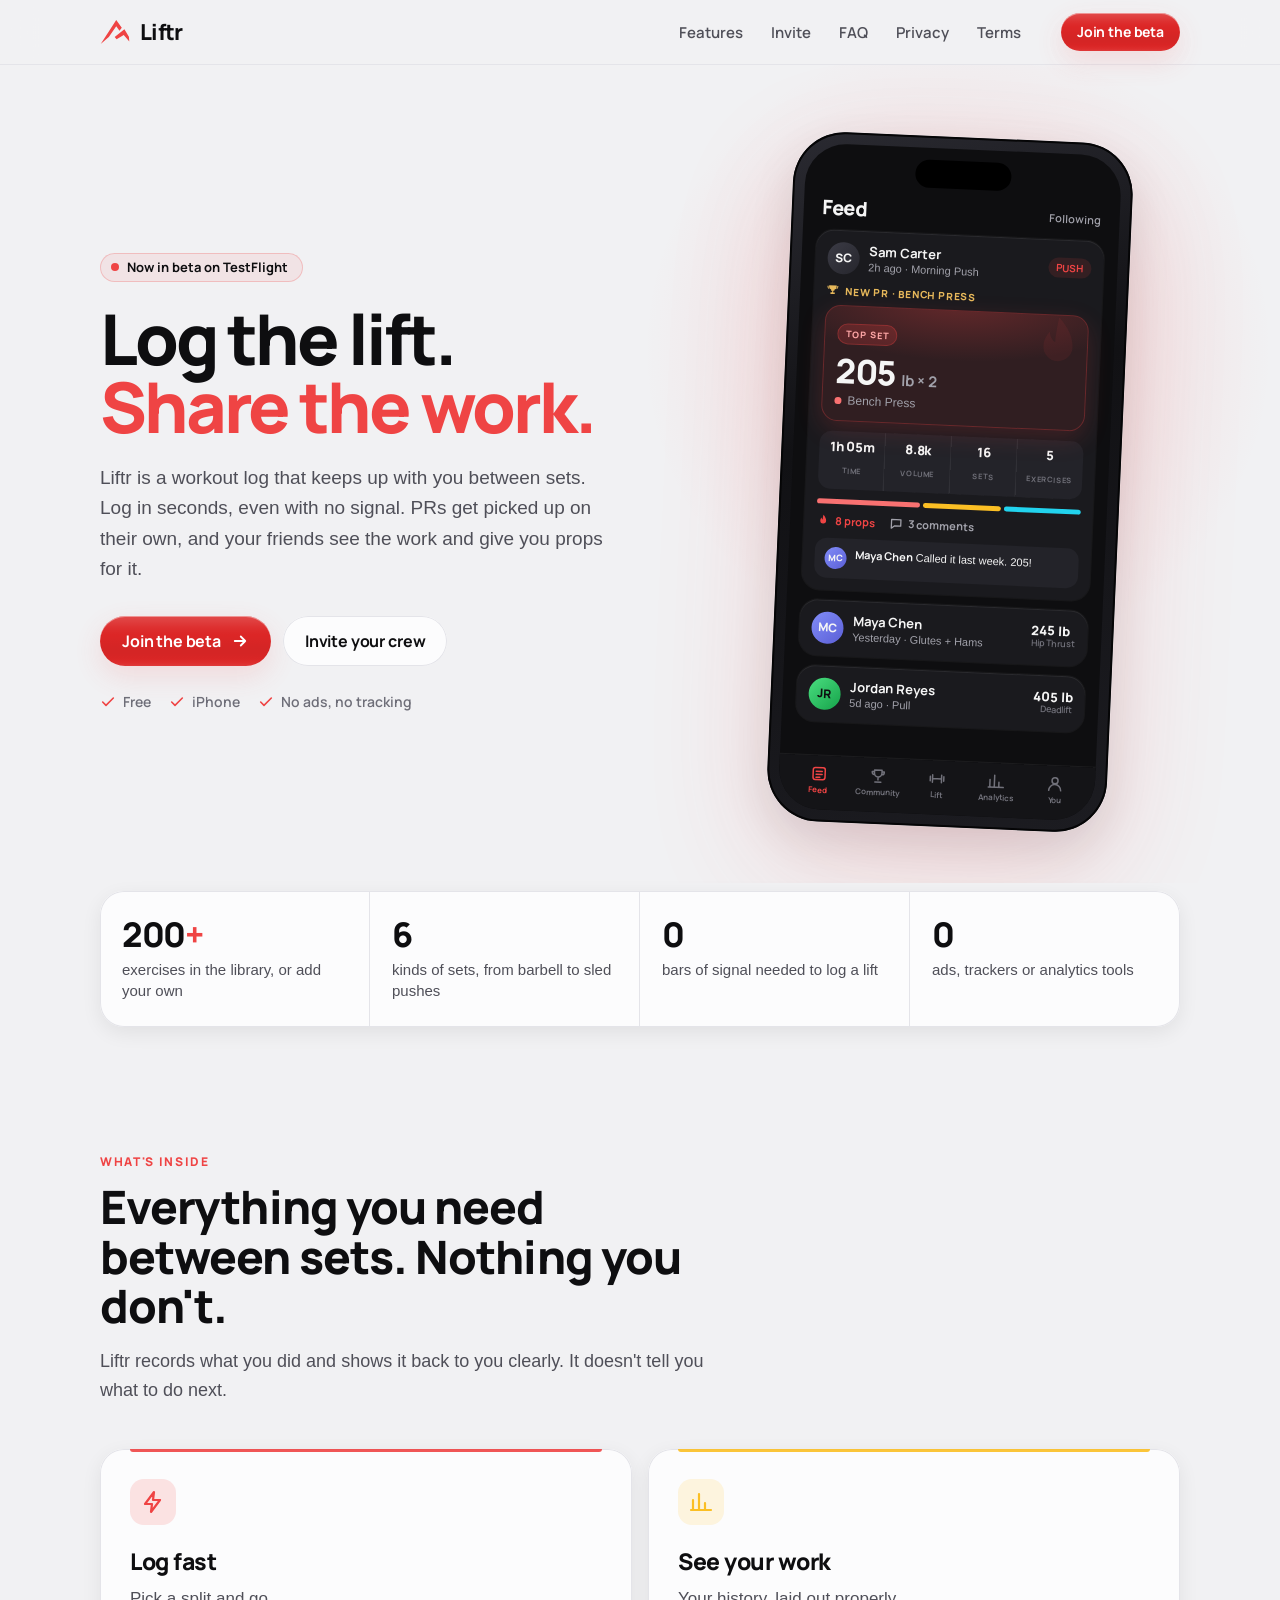
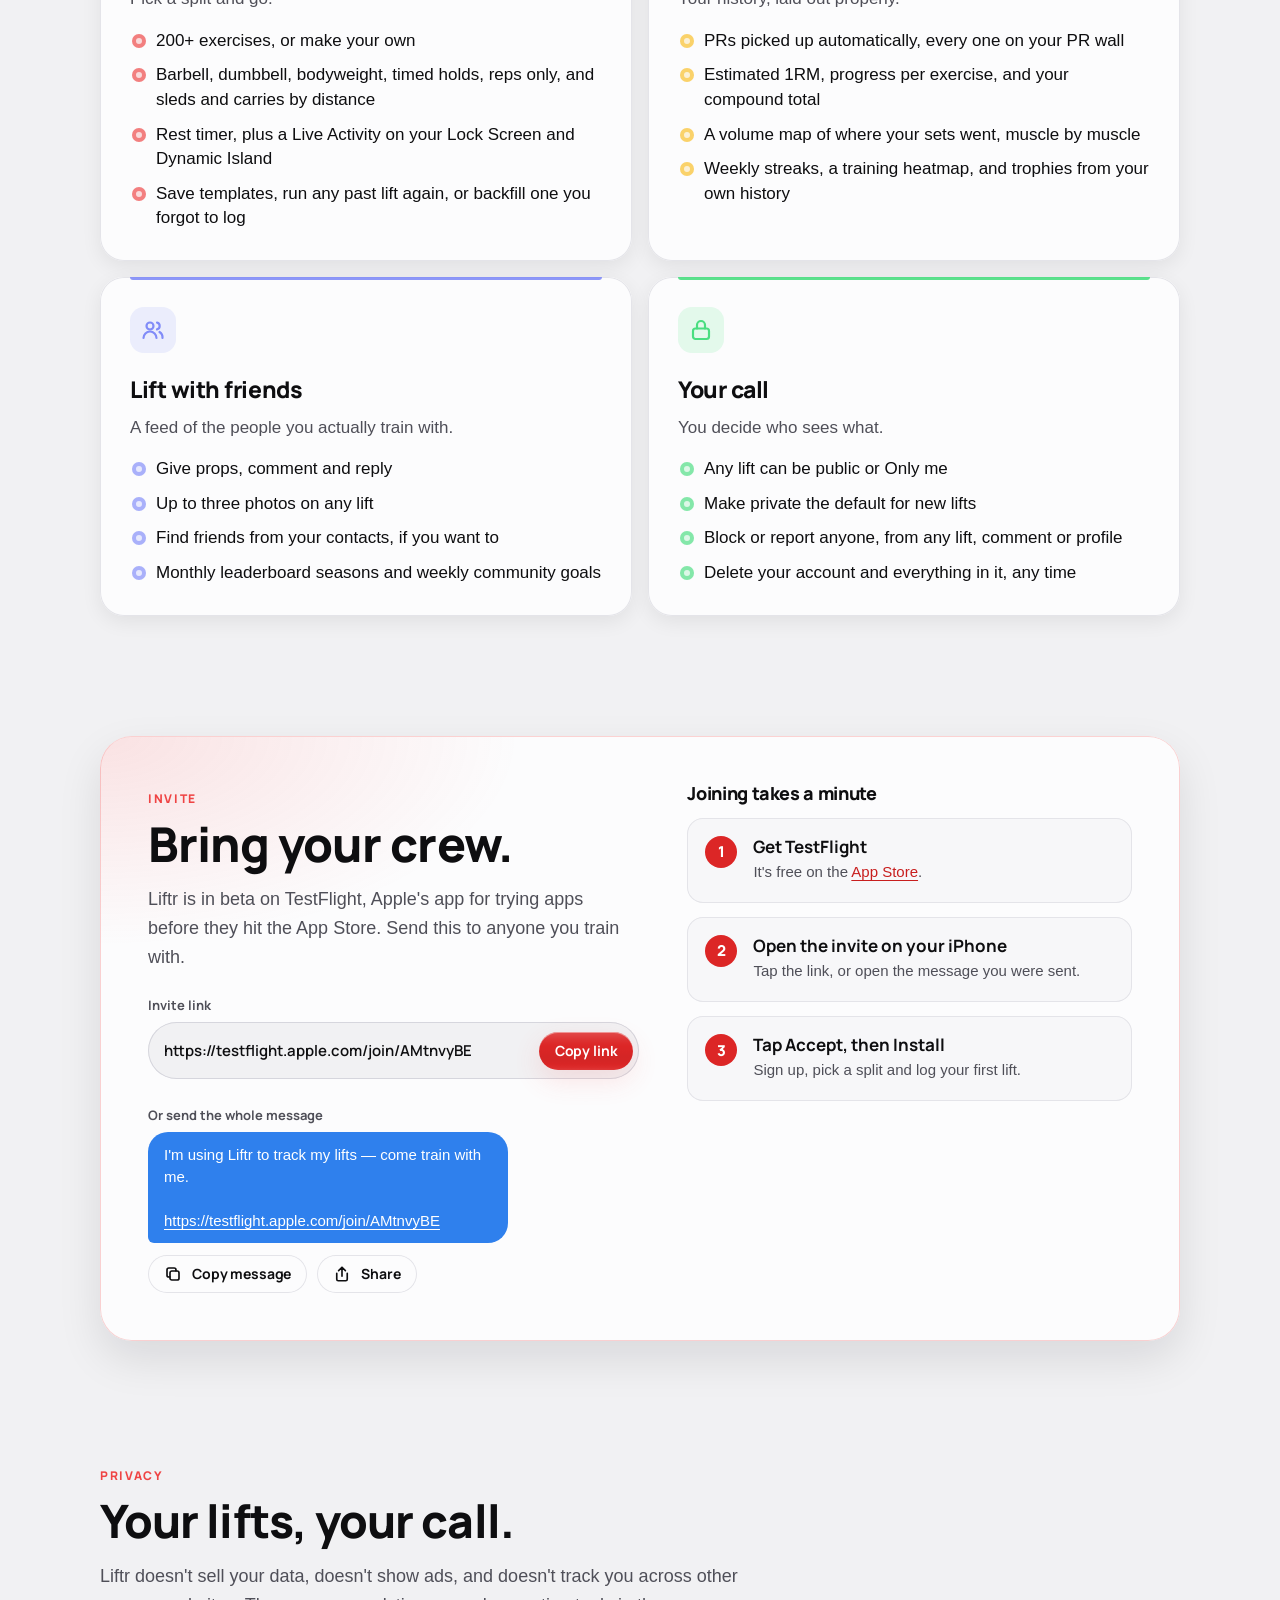
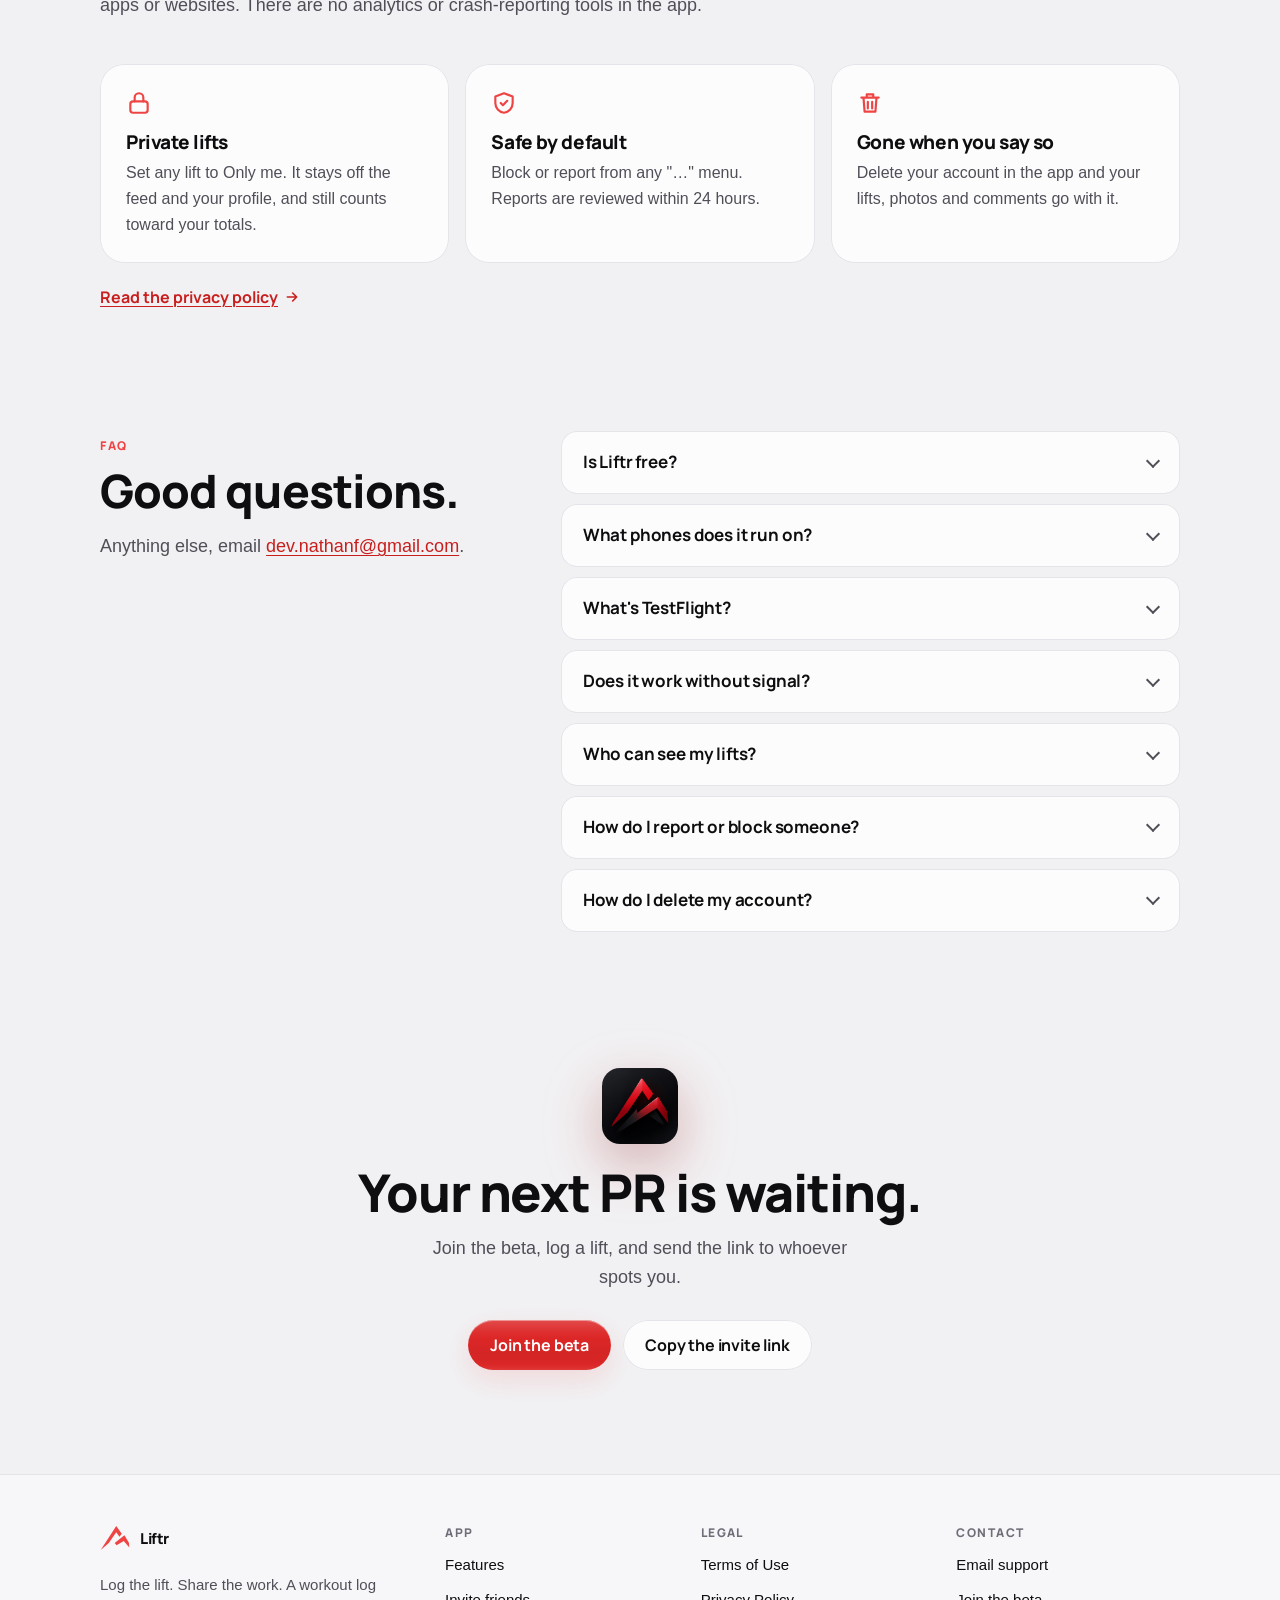
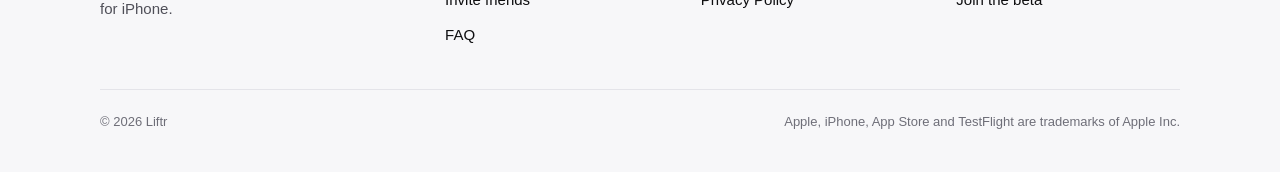
<file: index.html>
<!DOCTYPE html>
<html lang="en">
<head>
<meta charset="utf-8">
<meta name="viewport" content="width=device-width, initial-scale=1, viewport-fit=cover">
<title>Liftr: log the lift, share the work</title>
<meta name="description" content="Liftr is a workout log that keeps up with you between sets. Fast logging that works with no signal, PRs picked up automatically, and a feed of your friends' lifts. Free on iPhone, now in beta.">
<meta name="theme-color" content="#0E0E10" media="(prefers-color-scheme: dark)">
<meta name="theme-color" content="#F1F1F3" media="(prefers-color-scheme: light)">
<link rel="canonical" href="https://natndez.github.io/liftr-legal/">
<link rel="icon" type="image/png" href="icon.png">
<link rel="apple-touch-icon" href="icon.png">
<meta property="og:type" content="website">
<meta property="og:site_name" content="Liftr">
<meta property="og:title" content="Liftr: log the lift, share the work">
<meta property="og:description" content="A workout log that keeps up with you between sets. Free on iPhone, now in beta on TestFlight.">
<meta property="og:url" content="https://natndez.github.io/liftr-legal/">
<meta property="og:image" content="https://natndez.github.io/liftr-legal/icon.png">
<meta name="twitter:card" content="summary">
<link rel="preconnect" href="https://fonts.googleapis.com">
<link rel="preconnect" href="https://fonts.gstatic.com" crossorigin>
<link rel="stylesheet" href="https://fonts.googleapis.com/css2?family=Manrope:wght@600;700;800&display=swap">
<link rel="stylesheet" href="styles.css">
</head>
<body>
<a class="skip-link" href="#main">Skip to content</a>

<header class="site-header">
  <div class="wrap">
    <a class="brand" href="./" aria-label="Liftr home">
      <svg viewBox="94.5 59.5 400 400" fill="currentColor" aria-hidden="true"><path d="M311 98 L104 421 L212 327 L311 182 L354 243 L385 204 Z"/><path d="M290 326 L316 356 L411 298 L485 385 L480 322 L420 224 Z"/></svg>
      Liftr
    </a>
    <nav class="site-nav" aria-label="Main">
      <a href="#features">Features</a>
      <a href="#invite">Invite</a>
      <a href="#faq">FAQ</a>
      <a href="privacy.html">Privacy</a>
      <a href="terms.html">Terms</a>
    </nav>
    <a class="btn btn-primary btn-sm" href="https://testflight.apple.com/join/AMtnvyBE">Join the beta</a>
  </div>
</header>

<main id="main">

  <section class="hero">
    <div class="wrap">
      <div>
        <a class="pill" href="#invite"><span class="dot" aria-hidden="true"></span>Now in beta on TestFlight</a>
        <h1>Log the lift.<br><em>Share the work.</em></h1>
        <p class="lead">Liftr is a workout log that keeps up with you between sets. Log in seconds, even with no signal. PRs get picked up on their own, and your friends see the work and give you props for it.</p>
        <div class="hero-actions">
          <a class="btn btn-primary" href="https://testflight.apple.com/join/AMtnvyBE">
            Join the beta
            <svg viewBox="0 0 24 24" fill="none" stroke="currentColor" stroke-width="2.4" stroke-linecap="round" stroke-linejoin="round" aria-hidden="true"><path d="M5 12h14M13 6l6 6-6 6"/></svg>
          </a>
          <a class="btn btn-ghost" href="#invite">Invite your crew</a>
        </div>
        <ul class="hero-meta">
          <li><svg viewBox="0 0 24 24" fill="none" stroke="currentColor" stroke-width="2.4" stroke-linecap="round" stroke-linejoin="round" aria-hidden="true"><path d="M20 6 9 17l-5-5"/></svg>Free</li>
          <li><svg viewBox="0 0 24 24" fill="none" stroke="currentColor" stroke-width="2.4" stroke-linecap="round" stroke-linejoin="round" aria-hidden="true"><path d="M20 6 9 17l-5-5"/></svg>iPhone</li>
          <li><svg viewBox="0 0 24 24" fill="none" stroke="currentColor" stroke-width="2.4" stroke-linecap="round" stroke-linejoin="round" aria-hidden="true"><path d="M20 6 9 17l-5-5"/></svg>No ads, no tracking</li>
        </ul>
      </div>

      <div class="phone" role="img" aria-label="The Liftr feed: Sam's 205 pound bench press PR, with props and a comment from a friend">
        <div class="phone-screen">
          <div class="phone-island"></div>
          <div class="phone-bar">Feed <span>Following</span></div>

          <div class="card-m">
            <div class="who">
              <div class="avatar">SC</div>
              <div>
                <div class="name">Sam Carter</div>
                <div class="sub">2h ago · Morning Push</div>
              </div>
              <span class="split-tag">PUSH</span>
            </div>
            <div class="pr-banner">
              <svg viewBox="0 0 24 24" fill="currentColor" aria-hidden="true"><path d="M5 3h14v3a5 5 0 0 1-4 4.9V13h-2v3h3v3H8v-3h3v-3H9v-2.1A5 5 0 0 1 5 6V3Zm-3 1h2v2a3 3 0 0 0 1 2.2V10a5 5 0 0 1-3-4.6V4Zm18 0h2v1.4A5 5 0 0 1 19 10V8.2A3 3 0 0 0 20 6V4Z"/></svg>
              NEW PR · BENCH PRESS
            </div>
            <div class="top-set">
              <svg class="flame" viewBox="0 0 24 24" fill="currentColor" aria-hidden="true"><path d="M12 2s5 4.5 5 10a5 5 0 0 1-10 0c0-2.2 1-3.8 2-5 .2 1.8 1 3 2 3.5C11 7.5 12 2 12 2Z"/></svg>
              <span class="badge">TOP SET</span>
              <div class="big">205 <small>lb × 2</small></div>
              <div class="ex"><i></i>Bench Press</div>
            </div>
            <div class="stats-m">
              <div><b>1h 05m</b><span>Time</span></div>
              <div><b>8.8k</b><span>Volume</span></div>
              <div><b>16</b><span>Sets</span></div>
              <div><b>5</b><span>Exercises</span></div>
            </div>
            <div class="bands">
              <i style="flex:4;background:#F87171"></i>
              <i style="flex:3;background:#FBBF24"></i>
              <i style="flex:3;background:#22D3EE"></i>
            </div>
            <div class="social-row">
              <span class="on"><svg viewBox="0 0 24 24" fill="currentColor" aria-hidden="true"><path d="M12 2s5 4.5 5 10a5 5 0 0 1-10 0c0-2.2 1-3.8 2-5 .2 1.8 1 3 2 3.5C11 7.5 12 2 12 2Z"/></svg>8 props</span>
              <span><svg viewBox="0 0 24 24" fill="none" stroke="currentColor" stroke-width="2.2" stroke-linejoin="round" aria-hidden="true"><path d="M4 5h16v11H9l-5 4V5Z"/></svg>3 comments</span>
            </div>
            <div class="comment-m">
              <div class="avatar b">MC</div>
              <div><b>Maya Chen</b> Called it last week. 205!</div>
            </div>
          </div>

          <div class="card-m small">
            <div class="row">
              <div class="avatar b">MC</div>
              <div>
                <div class="name">Maya Chen</div>
                <div class="sub">Yesterday · Glutes + Hams</div>
              </div>
              <div class="meta-r">245 lb<small>Hip Thrust</small></div>
            </div>
          </div>

          <div class="card-m small">
            <div class="row">
              <div class="avatar c">JR</div>
              <div>
                <div class="name">Jordan Reyes</div>
                <div class="sub">5d ago · Pull</div>
              </div>
              <div class="meta-r">405 lb<small>Deadlift</small></div>
            </div>
          </div>

          <div class="tabbar-m">
            <span class="on"><svg viewBox="0 0 24 24" fill="none" stroke="currentColor" stroke-width="2" stroke-linecap="round" stroke-linejoin="round"><rect x="4" y="4" width="16" height="16" rx="3"/><path d="M8 9h8M8 13h8M8 17h5"/></svg>Feed</span>
            <span><svg viewBox="0 0 24 24" fill="none" stroke="currentColor" stroke-width="2" stroke-linecap="round" stroke-linejoin="round"><path d="M7 4h10v4a5 5 0 0 1-10 0V4ZM12 13v4M8 20h8M7 6H4v1a3 3 0 0 0 3 3M17 6h3v1a3 3 0 0 1-3 3"/></svg>Community</span>
            <span><svg viewBox="0 0 24 24" fill="none" stroke="currentColor" stroke-width="2" stroke-linecap="round" stroke-linejoin="round"><path d="M3 9v6M6 7v10M18 7v10M21 9v6M6 12h12"/></svg>Lift</span>
            <span><svg viewBox="0 0 24 24" fill="none" stroke="currentColor" stroke-width="2" stroke-linecap="round" stroke-linejoin="round"><path d="M4 20V10M10 20V4M16 20v-7M22 20H2"/></svg>Analytics</span>
            <span><svg viewBox="0 0 24 24" fill="none" stroke="currentColor" stroke-width="2" stroke-linecap="round" stroke-linejoin="round"><circle cx="12" cy="8" r="4"/><path d="M4 21a8 8 0 0 1 16 0"/></svg>You</span>
          </div>
        </div>
      </div>
    </div>
  </section>

  <section class="strip" aria-label="Liftr at a glance">
    <div class="wrap">
      <ul>
        <li><b>200<em>+</em></b><span>exercises in the library, or add your own</span></li>
        <li><b>6</b><span>kinds of sets, from barbell to sled pushes</span></li>
        <li><b>0</b><span>bars of signal needed to log a lift</span></li>
        <li><b>0</b><span>ads, trackers or analytics tools</span></li>
      </ul>
    </div>
  </section>

  <section class="section" id="features">
    <div class="wrap">
      <div class="section-head">
        <p class="eyebrow">What's inside</p>
        <h2>Everything you need between sets. Nothing you don't.</h2>
        <p>Liftr records what you did and shows it back to you clearly. It doesn't tell you what to do next.</p>
      </div>

      <div class="features">
        <article class="feature" style="--accent:#EF4444">
          <div class="icon"><svg viewBox="0 0 24 24" fill="none" stroke="currentColor" stroke-width="2.2" stroke-linecap="round" stroke-linejoin="round" aria-hidden="true"><path d="M13 2 4 14h7l-1 8 9-12h-7l1-8Z"/></svg></div>
          <h3>Log fast</h3>
          <p>Pick a split and go.</p>
          <ul>
            <li>200+ exercises, or make your own</li>
            <li>Barbell, dumbbell, bodyweight, timed holds, reps only, and sleds and carries by distance</li>
            <li>Rest timer, plus a Live Activity on your Lock Screen and Dynamic Island</li>
            <li>Save templates, run any past lift again, or backfill one you forgot to log</li>
          </ul>
        </article>

        <article class="feature" style="--accent:#FBBF24">
          <div class="icon"><svg viewBox="0 0 24 24" fill="none" stroke="currentColor" stroke-width="2.2" stroke-linecap="round" stroke-linejoin="round" aria-hidden="true"><path d="M4 20V10M10 20V4M16 20v-7M22 20H2"/></svg></div>
          <h3>See your work</h3>
          <p>Your history, laid out properly.</p>
          <ul>
            <li>PRs picked up automatically, every one on your PR wall</li>
            <li>Estimated 1RM, progress per exercise, and your compound total</li>
            <li>A volume map of where your sets went, muscle by muscle</li>
            <li>Weekly streaks, a training heatmap, and trophies from your own history</li>
          </ul>
        </article>

        <article class="feature" style="--accent:#818CF8">
          <div class="icon"><svg viewBox="0 0 24 24" fill="none" stroke="currentColor" stroke-width="2.2" stroke-linecap="round" stroke-linejoin="round" aria-hidden="true"><circle cx="9" cy="8" r="3.5"/><path d="M2.5 20a6.5 6.5 0 0 1 13 0M16 4.6a3.5 3.5 0 0 1 0 6.8M18.5 14a6.5 6.5 0 0 1 3 6"/></svg></div>
          <h3>Lift with friends</h3>
          <p>A feed of the people you actually train with.</p>
          <ul>
            <li>Give props, comment and reply</li>
            <li>Up to three photos on any lift</li>
            <li>Find friends from your contacts, if you want to</li>
            <li>Monthly leaderboard seasons and weekly community goals</li>
          </ul>
        </article>

        <article class="feature" style="--accent:#4ADE80">
          <div class="icon"><svg viewBox="0 0 24 24" fill="none" stroke="currentColor" stroke-width="2.2" stroke-linecap="round" stroke-linejoin="round" aria-hidden="true"><rect x="4" y="10.5" width="16" height="10.5" rx="2.5"/><path d="M8 10.5V7a4 4 0 0 1 8 0v3.5"/></svg></div>
          <h3>Your call</h3>
          <p>You decide who sees what.</p>
          <ul>
            <li>Any lift can be public or Only me</li>
            <li>Make private the default for new lifts</li>
            <li>Block or report anyone, from any lift, comment or profile</li>
            <li>Delete your account and everything in it, any time</li>
          </ul>
        </article>
      </div>
    </div>
  </section>

  <section class="section" id="invite" style="padding-top:24px">
    <div class="wrap">
      <div class="invite">
        <div>
          <p class="eyebrow">Invite</p>
          <h2>Bring your crew.</h2>
          <p class="intro">Liftr is in beta on TestFlight, Apple's app for trying apps before they hit the App Store. Send this to anyone you train with.</p>

          <label class="field-label" for="invite-link">Invite link</label>
          <div class="copy-field">
            <input id="invite-link" type="text" value="https://testflight.apple.com/join/AMtnvyBE" readonly spellcheck="false">
            <button class="btn btn-primary btn-sm" type="button" data-copy="invite-link" data-copy-toast="Link copied">
              <span class="label-default">Copy link</span><span class="label-done">Copied</span>
            </button>
          </div>

          <div class="bubble-wrap">
            <span class="field-label">Or send the whole message</span>
            <p class="bubble" id="invite-message">I'm using Liftr to track my lifts — come train with me.

<a href="https://testflight.apple.com/join/AMtnvyBE">https://testflight.apple.com/join/AMtnvyBE</a></p>
            <div class="copy-actions">
              <button class="btn btn-ghost btn-sm" type="button" data-copy="invite-message" data-copy-toast="Message copied">
                <svg viewBox="0 0 24 24" fill="none" stroke="currentColor" stroke-width="2.2" stroke-linecap="round" stroke-linejoin="round" aria-hidden="true"><rect x="8" y="8" width="12" height="12" rx="2.5"/><path d="M16 8V6.5A2.5 2.5 0 0 0 13.5 4h-7A2.5 2.5 0 0 0 4 6.5v7A2.5 2.5 0 0 0 6.5 16H8"/></svg>
                <span class="label-default">Copy message</span><span class="label-done">Copied</span>
              </button>
              <button class="btn btn-ghost btn-sm" type="button" data-share="invite-message">
                <svg viewBox="0 0 24 24" fill="none" stroke="currentColor" stroke-width="2.2" stroke-linecap="round" stroke-linejoin="round" aria-hidden="true"><path d="M12 15V3M7.5 7.5 12 3l4.5 4.5M5 11v8a2 2 0 0 0 2 2h10a2 2 0 0 0 2-2v-8"/></svg>
                Share
              </button>
            </div>
          </div>
        </div>

        <div>
          <p class="steps-title">Joining takes a minute</p>
          <ol class="steps">
            <li><b>Get TestFlight</b><span>It's free on the <a href="https://apps.apple.com/app/testflight/id899247664">App Store</a>.</span></li>
            <li><b>Open the invite on your iPhone</b><span>Tap the link, or open the message you were sent.</span></li>
            <li><b>Tap Accept, then Install</b><span>Sign up, pick a split and log your first lift.</span></li>
          </ol>
        </div>
      </div>
    </div>
  </section>

  <section class="section" id="privacy" style="padding-top:24px">
    <div class="wrap">
      <div class="section-head">
        <p class="eyebrow">Privacy</p>
        <h2>Your lifts, your call.</h2>
        <p>Liftr doesn't sell your data, doesn't show ads, and doesn't track you across other apps or websites. There are no analytics or crash-reporting tools in the app.</p>
      </div>
      <div class="promise">
        <div>
          <svg viewBox="0 0 24 24" fill="none" stroke="currentColor" stroke-width="2" stroke-linecap="round" stroke-linejoin="round" aria-hidden="true"><rect x="4" y="10.5" width="16" height="10.5" rx="2.5"/><path d="M8 10.5V7a4 4 0 0 1 8 0v3.5"/></svg>
          <b>Private lifts</b>
          <p>Set any lift to Only me. It stays off the feed and your profile, and still counts toward your totals.</p>
        </div>
        <div>
          <svg viewBox="0 0 24 24" fill="none" stroke="currentColor" stroke-width="2" stroke-linecap="round" stroke-linejoin="round" aria-hidden="true"><path d="M12 3 4 6v6c0 4.5 3.4 8.4 8 9 4.6-.6 8-4.5 8-9V6l-8-3Z"/><path d="m9 12 2 2 4-4"/></svg>
          <b>Safe by default</b>
          <p>Block or report from any "…" menu. Reports are reviewed within 24 hours.</p>
        </div>
        <div>
          <svg viewBox="0 0 24 24" fill="none" stroke="currentColor" stroke-width="2" stroke-linecap="round" stroke-linejoin="round" aria-hidden="true"><path d="M4 7h16M10 11v6M14 11v6M6 7l1 13h10l1-13M9 7V4h6v3"/></svg>
          <b>Gone when you say so</b>
          <p>Delete your account in the app and your lifts, photos and comments go with it.</p>
        </div>
      </div>
      <a class="more-link" href="privacy.html">Read the privacy policy <svg viewBox="0 0 24 24" fill="none" stroke="currentColor" stroke-width="2.4" stroke-linecap="round" stroke-linejoin="round" aria-hidden="true"><path d="M5 12h14M13 6l6 6-6 6"/></svg></a>
    </div>
  </section>

  <section class="section" id="faq" style="padding-top:24px">
    <div class="wrap faq">
      <div class="section-head">
        <p class="eyebrow">FAQ</p>
        <h2>Good questions.</h2>
        <p>Anything else, email <a href="mailto:dev.nathanf@gmail.com">dev.nathanf@gmail.com</a>.</p>
      </div>
      <div class="faq-list">
        <details>
          <summary>Is Liftr free?</summary>
          <div><p>Yes. There are no ads, and nothing in the app costs money.</p></div>
        </details>
        <details>
          <summary>What phones does it run on?</summary>
          <div><p>iPhone, on iOS 15.1 or later. Android isn't out yet.</p></div>
        </details>
        <details>
          <summary>What's TestFlight?</summary>
          <div><p>Apple's own app for trying apps before they're on the App Store. Liftr is in beta there right now. Your lifts are saved to your account, so they come with you when Liftr moves to the App Store.</p></div>
        </details>
        <details>
          <summary>Does it work without signal?</summary>
          <div><p>Yes. Every lift saves to your phone the moment you log it, then syncs when you're back online. Basement gyms welcome.</p></div>
        </details>
        <details>
          <summary>Who can see my lifts?</summary>
          <div><p>Lifts set to Anyone show up for people who follow you and anyone who opens your profile. Lifts set to Only me are just for you. You can switch any lift either way, and make Only me the default. The <a href="privacy.html#who-can-see">privacy policy</a> has the full breakdown.</p></div>
        </details>
        <details>
          <summary>How do I report or block someone?</summary>
          <div><p>Tap the "…" on any lift, comment or profile. Blocking hides the two of you from each other straight away. We review every report within 24 hours.</p></div>
        </details>
        <details>
          <summary>How do I delete my account?</summary>
          <div><p>In the app: Settings, then Account Options, then Delete account. It takes effect immediately and removes everything tied to your account.</p></div>
        </details>
      </div>
    </div>
  </section>

  <section class="cta-band">
    <div class="wrap">
      <img class="mark" src="icon.png" alt="" width="76" height="76">
      <h2>Your next PR is waiting.</h2>
      <p>Join the beta, log a lift, and send the link to whoever spots you.</p>
      <div class="hero-actions">
        <a class="btn btn-primary" href="https://testflight.apple.com/join/AMtnvyBE">Join the beta</a>
        <a class="btn btn-ghost" href="#invite">Copy the invite link</a>
      </div>
    </div>
  </section>

</main>

<footer class="site-footer">
  <div class="wrap">
    <div class="footer-grid">
      <div>
        <a class="brand" href="./">
          <svg viewBox="94.5 59.5 400 400" fill="currentColor" aria-hidden="true"><path d="M311 98 L104 421 L212 327 L311 182 L354 243 L385 204 Z"/><path d="M290 326 L316 356 L411 298 L485 385 L480 322 L420 224 Z"/></svg>
          Liftr
        </a>
        <p>Log the lift. Share the work. A workout log for iPhone.</p>
      </div>
      <div>
        <h4>App</h4>
        <ul>
          <li><a href="./#features">Features</a></li>
          <li><a href="./#invite">Invite friends</a></li>
          <li><a href="./#faq">FAQ</a></li>
        </ul>
      </div>
      <div>
        <h4>Legal</h4>
        <ul>
          <li><a href="terms.html">Terms of Use</a></li>
          <li><a href="privacy.html">Privacy Policy</a></li>
        </ul>
      </div>
      <div>
        <h4>Contact</h4>
        <ul>
          <li><a href="mailto:dev.nathanf@gmail.com">Email support</a></li>
          <li><a href="https://testflight.apple.com/join/AMtnvyBE">Join the beta</a></li>
        </ul>
      </div>
    </div>
    <div class="fine">
      <span>© 2026 Liftr</span>
      <span>Apple, iPhone, App Store and TestFlight are trademarks of Apple Inc.</span>
    </div>
  </div>
</footer>

<script src="site.js" defer></script>
</body>
</html>
</file>
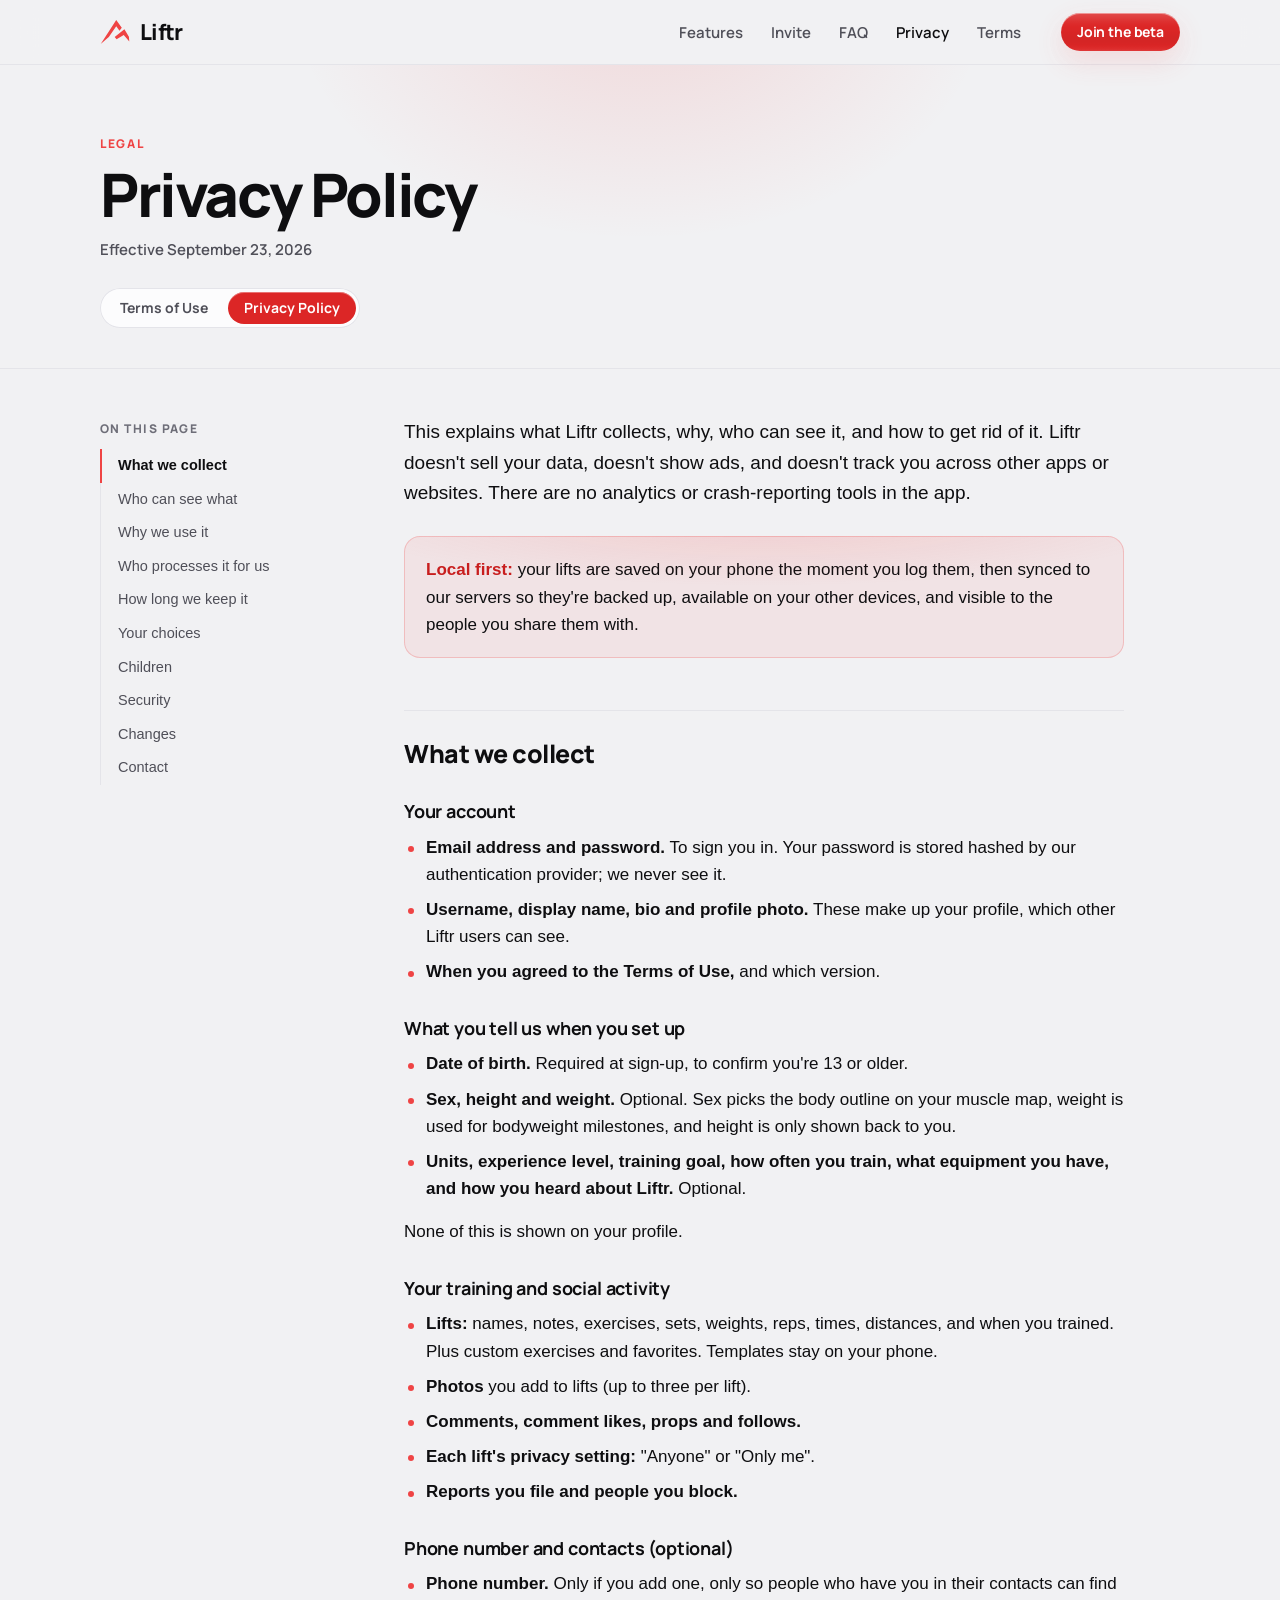
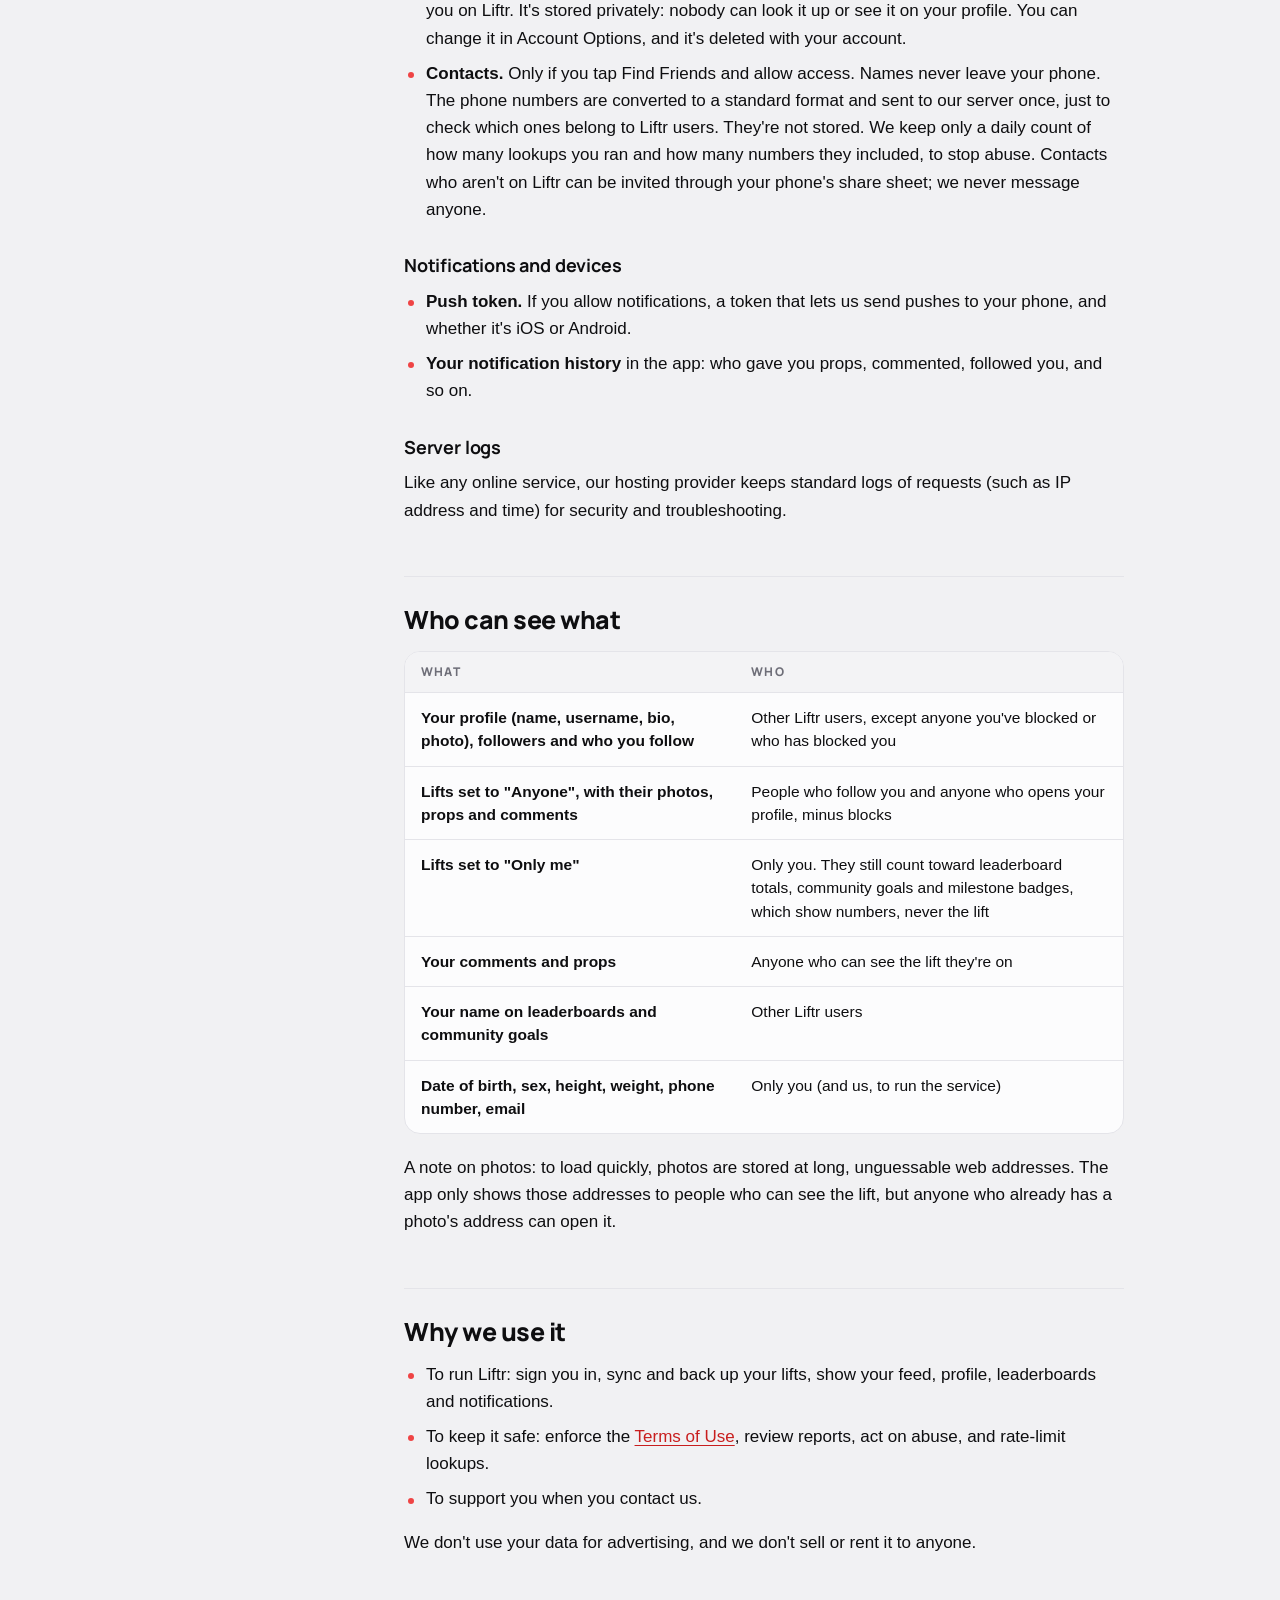
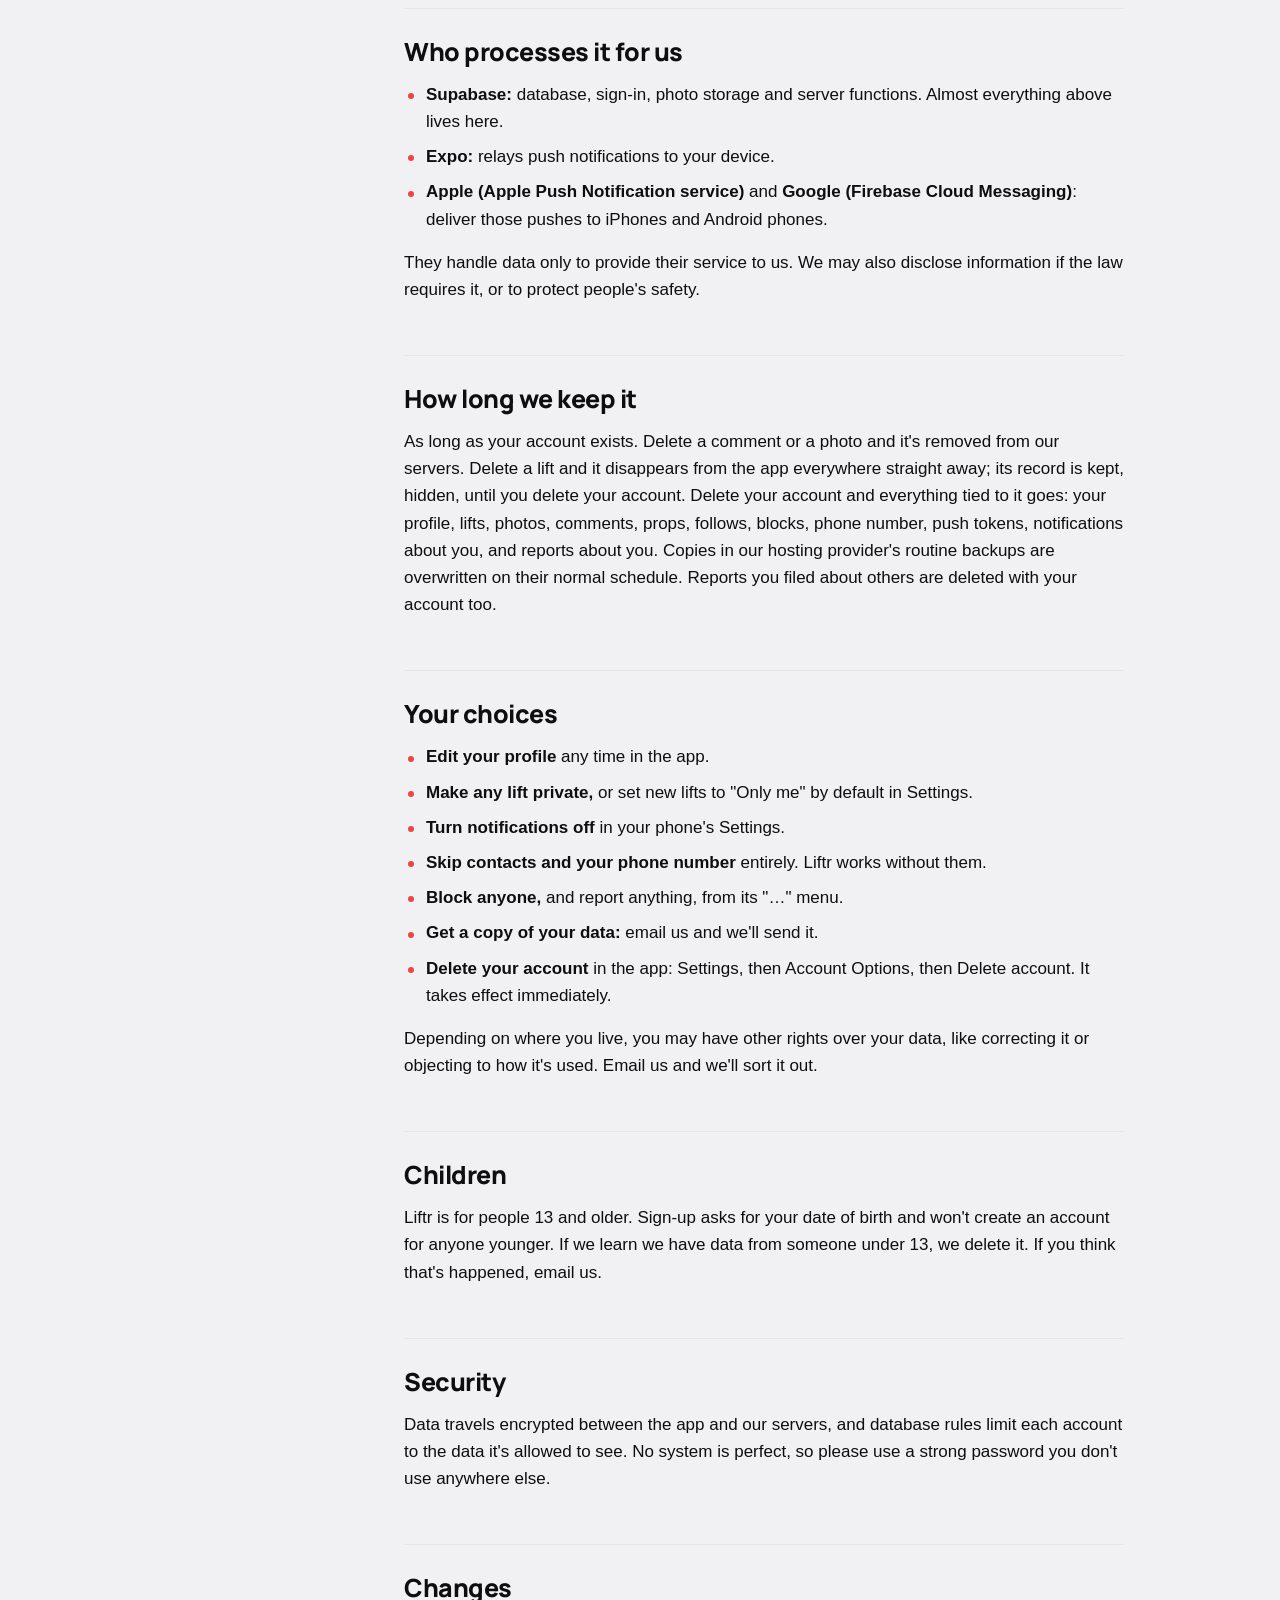
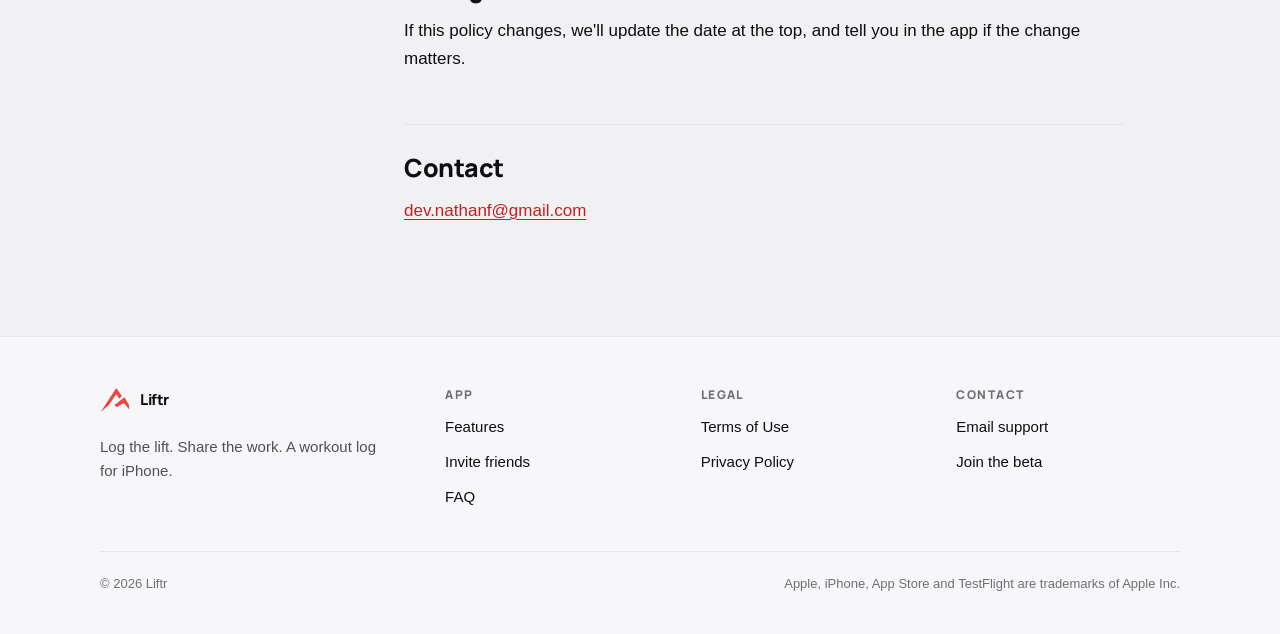
<file: privacy.html>
<!DOCTYPE html>
<html lang="en">
<head>
<meta charset="utf-8">
<meta name="viewport" content="width=device-width, initial-scale=1, viewport-fit=cover">
<title>Liftr Privacy Policy</title>
<meta name="description" content="What Liftr collects, why, who can see it, and how to delete it.">
<meta name="theme-color" content="#0E0E10" media="(prefers-color-scheme: dark)">
<meta name="theme-color" content="#F1F1F3" media="(prefers-color-scheme: light)">
<link rel="canonical" href="https://natndez.github.io/liftr-legal/privacy.html">
<link rel="icon" type="image/png" href="icon.png">
<link rel="apple-touch-icon" href="icon.png">
<meta property="og:type" content="article">
<meta property="og:site_name" content="Liftr">
<meta property="og:title" content="Liftr Privacy Policy">
<meta property="og:description" content="What Liftr collects, why, who can see it, and how to delete it.">
<meta property="og:url" content="https://natndez.github.io/liftr-legal/privacy.html">
<meta property="og:image" content="https://natndez.github.io/liftr-legal/icon.png">
<meta name="twitter:card" content="summary">
<link rel="preconnect" href="https://fonts.googleapis.com">
<link rel="preconnect" href="https://fonts.gstatic.com" crossorigin>
<link rel="stylesheet" href="https://fonts.googleapis.com/css2?family=Manrope:wght@600;700;800&display=swap">
<link rel="stylesheet" href="styles.css">
</head>
<body>
<a class="skip-link" href="#main">Skip to content</a>

<header class="site-header">
  <div class="wrap">
    <a class="brand" href="./" aria-label="Liftr home">
      <svg viewBox="94.5 59.5 400 400" fill="currentColor" aria-hidden="true"><path d="M311 98 L104 421 L212 327 L311 182 L354 243 L385 204 Z"/><path d="M290 326 L316 356 L411 298 L485 385 L480 322 L420 224 Z"/></svg>
      Liftr
    </a>
    <nav class="site-nav" aria-label="Main">
      <a href="./#features">Features</a>
      <a href="./#invite">Invite</a>
      <a href="./#faq">FAQ</a>
      <a aria-current="page" href="privacy.html">Privacy</a>
      <a href="terms.html">Terms</a>
    </nav>
    <a class="btn btn-primary btn-sm" href="https://testflight.apple.com/join/AMtnvyBE">Join the beta</a>
  </div>
</header>

<main id="main">
  <header class="doc-hero">
    <div class="wrap">
      <p class="eyebrow">Legal</p>
      <h1>Privacy Policy</h1>
      <p class="meta">Effective September 23, 2026</p>
      <nav class="doc-switch" aria-label="Legal documents">
        <a href="terms.html">Terms of Use</a>
        <a aria-current="page" href="privacy.html">Privacy Policy</a>
      </nav>
    </div>
  </header>

  <div class="wrap doc-layout">
    <aside class="toc" aria-label="On this page">
      <h2>On this page</h2>
      <ol></ol>
    </aside>

    <div>
      <details class="toc-mobile">
        <summary>On this page</summary>
        <ol></ol>
      </details>

      <article class="prose">
    <p>This explains what Liftr collects, why, who can see it, and how to get rid of it. Liftr doesn't sell your data, doesn't show ads, and doesn't track you across other apps or websites. There are no analytics or crash-reporting tools in the app.</p>

    <div class="callout">
      <strong>Local first:</strong> your lifts are saved on your phone the moment you log them, then synced to our servers so they're backed up, available on your other devices, and visible to the people you share them with.
    </div>

    <h2 id="what-we-collect">What we collect</h2>

    <h3>Your account</h3>
    <ul>
      <li><strong>Email address and password.</strong> To sign you in. Your password is stored hashed by our authentication provider; we never see it.</li>
      <li><strong>Username, display name, bio and profile photo.</strong> These make up your profile, which other Liftr users can see.</li>
      <li><strong>When you agreed to the Terms of Use,</strong> and which version.</li>
    </ul>

    <h3>What you tell us when you set up</h3>
    <ul>
      <li><strong>Date of birth.</strong> Required at sign-up, to confirm you're 13 or older.</li>
      <li><strong>Sex, height and weight.</strong> Optional. Sex picks the body outline on your muscle map, weight is used for bodyweight milestones, and height is only shown back to you.</li>
      <li><strong>Units, experience level, training goal, how often you train, what equipment you have, and how you heard about Liftr.</strong> Optional.</li>
    </ul>
    <p>None of this is shown on your profile.</p>

    <h3>Your training and social activity</h3>
    <ul>
      <li><strong>Lifts:</strong> names, notes, exercises, sets, weights, reps, times, distances, and when you trained. Plus custom exercises and favorites. Templates stay on your phone.</li>
      <li><strong>Photos</strong> you add to lifts (up to three per lift).</li>
      <li><strong>Comments, comment likes, props and follows.</strong></li>
      <li><strong>Each lift's privacy setting:</strong> "Anyone" or "Only me".</li>
      <li><strong>Reports you file and people you block.</strong></li>
    </ul>

    <h3>Phone number and contacts (optional)</h3>
    <ul>
      <li><strong>Phone number.</strong> Only if you add one, only so people who have you in their contacts can find you on Liftr. It's stored privately: nobody can look it up or see it on your profile. You can change it in Account Options, and it's deleted with your account.</li>
      <li><strong>Contacts.</strong> Only if you tap Find Friends and allow access. Names never leave your phone. The phone numbers are converted to a standard format and sent to our server once, just to check which ones belong to Liftr users. They're not stored. We keep only a daily count of how many lookups you ran and how many numbers they included, to stop abuse. Contacts who aren't on Liftr can be invited through your phone's share sheet; we never message anyone.</li>
    </ul>

    <h3>Notifications and devices</h3>
    <ul>
      <li><strong>Push token.</strong> If you allow notifications, a token that lets us send pushes to your phone, and whether it's iOS or Android.</li>
      <li><strong>Your notification history</strong> in the app: who gave you props, commented, followed you, and so on.</li>
    </ul>

    <h3>Server logs</h3>
    <p>Like any online service, our hosting provider keeps standard logs of requests (such as IP address and time) for security and troubleshooting.</p>

    <h2 id="who-can-see">Who can see what</h2>
    <div class="table-wrap">
    <table>
      <tr><th>What</th><th>Who</th></tr>
      <tr><td>Your profile (name, username, bio, photo), followers and who you follow</td><td>Other Liftr users, except anyone you've blocked or who has blocked you</td></tr>
      <tr><td>Lifts set to "Anyone", with their photos, props and comments</td><td>People who follow you and anyone who opens your profile, minus blocks</td></tr>
      <tr><td>Lifts set to "Only me"</td><td>Only you. They still count toward leaderboard totals, community goals and milestone badges, which show numbers, never the lift</td></tr>
      <tr><td>Your comments and props</td><td>Anyone who can see the lift they're on</td></tr>
      <tr><td>Your name on leaderboards and community goals</td><td>Other Liftr users</td></tr>
      <tr><td>Date of birth, sex, height, weight, phone number, email</td><td>Only you (and us, to run the service)</td></tr>
    </table>
    </div>
    <p>A note on photos: to load quickly, photos are stored at long, unguessable web addresses. The app only shows those addresses to people who can see the lift, but anyone who already has a photo's address can open it.</p>

    <h2 id="why-we-use-it">Why we use it</h2>
    <ul>
      <li>To run Liftr: sign you in, sync and back up your lifts, show your feed, profile, leaderboards and notifications.</li>
      <li>To keep it safe: enforce the <a href="terms.html">Terms of Use</a>, review reports, act on abuse, and rate-limit lookups.</li>
      <li>To support you when you contact us.</li>
    </ul>
    <p>We don't use your data for advertising, and we don't sell or rent it to anyone.</p>

    <h2 id="processors">Who processes it for us</h2>
    <ul>
      <li><strong>Supabase:</strong> database, sign-in, photo storage and server functions. Almost everything above lives here.</li>
      <li><strong>Expo:</strong> relays push notifications to your device.</li>
      <li><strong>Apple (Apple Push Notification service)</strong> and <strong>Google (Firebase Cloud Messaging)</strong>: deliver those pushes to iPhones and Android phones.</li>
    </ul>
    <p>They handle data only to provide their service to us. We may also disclose information if the law requires it, or to protect people's safety.</p>

    <h2 id="retention">How long we keep it</h2>
    <p>As long as your account exists. Delete a comment or a photo and it's removed from our servers. Delete a lift and it disappears from the app everywhere straight away; its record is kept, hidden, until you delete your account. Delete your account and everything tied to it goes: your profile, lifts, photos, comments, props, follows, blocks, phone number, push tokens, notifications about you, and reports about you. Copies in our hosting provider's routine backups are overwritten on their normal schedule. Reports you filed about others are deleted with your account too.</p>

    <h2 id="your-choices">Your choices</h2>
    <ul>
      <li><strong>Edit your profile</strong> any time in the app.</li>
      <li><strong>Make any lift private,</strong> or set new lifts to "Only me" by default in Settings.</li>
      <li><strong>Turn notifications off</strong> in your phone's Settings.</li>
      <li><strong>Skip contacts and your phone number</strong> entirely. Liftr works without them.</li>
      <li><strong>Block anyone,</strong> and report anything, from its "…" menu.</li>
      <li><strong>Get a copy of your data:</strong> email us and we'll send it.</li>
      <li><strong>Delete your account</strong> in the app: Settings, then Account Options, then Delete account. It takes effect immediately.</li>
    </ul>
    <p>Depending on where you live, you may have other rights over your data, like correcting it or objecting to how it's used. Email us and we'll sort it out.</p>

    <h2 id="children">Children</h2>
    <p>Liftr is for people 13 and older. Sign-up asks for your date of birth and won't create an account for anyone younger. If we learn we have data from someone under 13, we delete it. If you think that's happened, email us.</p>

    <h2 id="security">Security</h2>
    <p>Data travels encrypted between the app and our servers, and database rules limit each account to the data it's allowed to see. No system is perfect, so please use a strong password you don't use anywhere else.</p>

    <h2 id="changes">Changes</h2>
    <p>If this policy changes, we'll update the date at the top, and tell you in the app if the change matters.</p>

    <h2 id="contact">Contact</h2>
    <p><a href="mailto:dev.nathanf@gmail.com">dev.nathanf@gmail.com</a></p>
      </article>
    </div>
  </div>
</main>

<footer class="site-footer">
  <div class="wrap">
    <div class="footer-grid">
      <div>
        <a class="brand" href="./">
          <svg viewBox="94.5 59.5 400 400" fill="currentColor" aria-hidden="true"><path d="M311 98 L104 421 L212 327 L311 182 L354 243 L385 204 Z"/><path d="M290 326 L316 356 L411 298 L485 385 L480 322 L420 224 Z"/></svg>
          Liftr
        </a>
        <p>Log the lift. Share the work. A workout log for iPhone.</p>
      </div>
      <div>
        <h4>App</h4>
        <ul>
          <li><a href="./#features">Features</a></li>
          <li><a href="./#invite">Invite friends</a></li>
          <li><a href="./#faq">FAQ</a></li>
        </ul>
      </div>
      <div>
        <h4>Legal</h4>
        <ul>
          <li><a href="terms.html">Terms of Use</a></li>
          <li><a href="privacy.html">Privacy Policy</a></li>
        </ul>
      </div>
      <div>
        <h4>Contact</h4>
        <ul>
          <li><a href="mailto:dev.nathanf@gmail.com">Email support</a></li>
          <li><a href="https://testflight.apple.com/join/AMtnvyBE">Join the beta</a></li>
        </ul>
      </div>
    </div>
    <div class="fine">
      <span>© 2026 Liftr</span>
      <span>Apple, iPhone, App Store and TestFlight are trademarks of Apple Inc.</span>
    </div>
  </div>
</footer>

<button class="to-top" type="button" aria-label="Back to top">
  <svg viewBox="0 0 24 24" fill="none" stroke="currentColor" stroke-width="2.4" stroke-linecap="round" stroke-linejoin="round" aria-hidden="true"><path d="M12 19V5M6 11l6-6 6 6"/></svg>
</button>

<script src="site.js" defer></script>
</body>
</html>
</file>
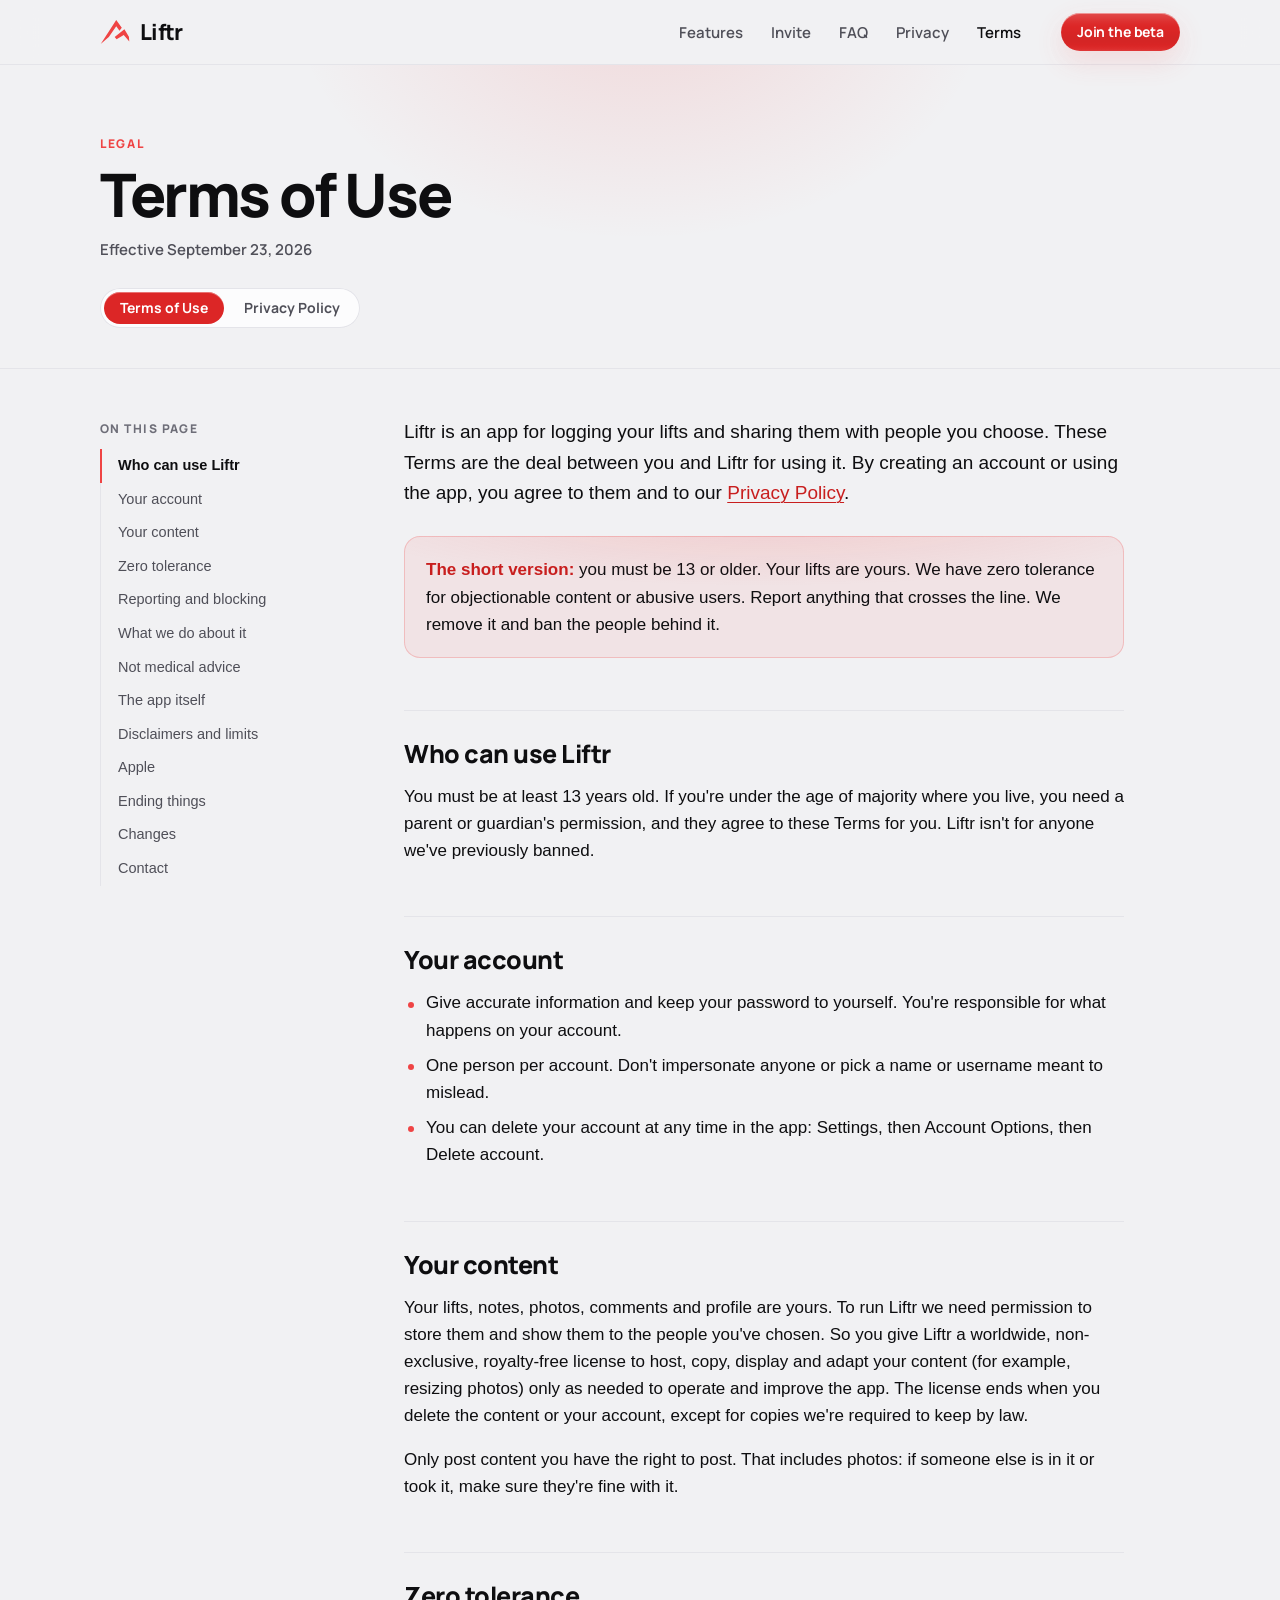
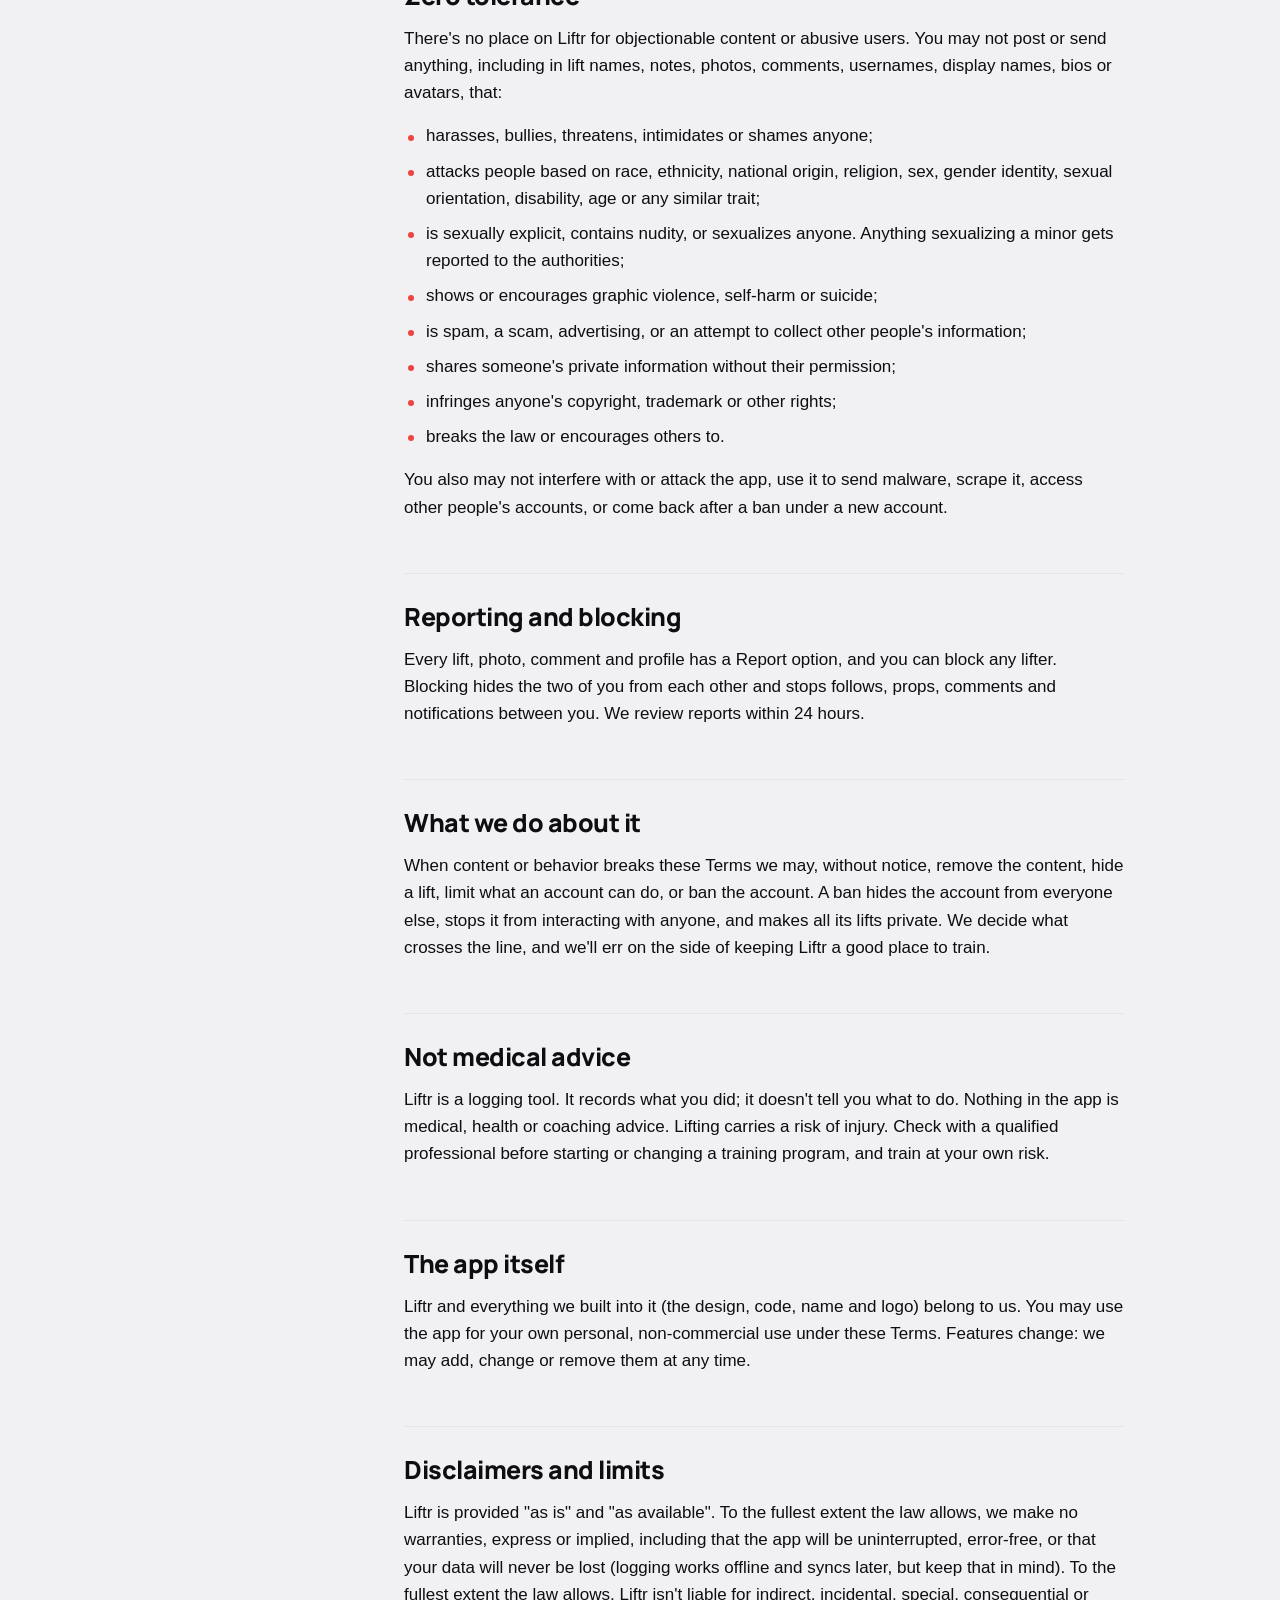
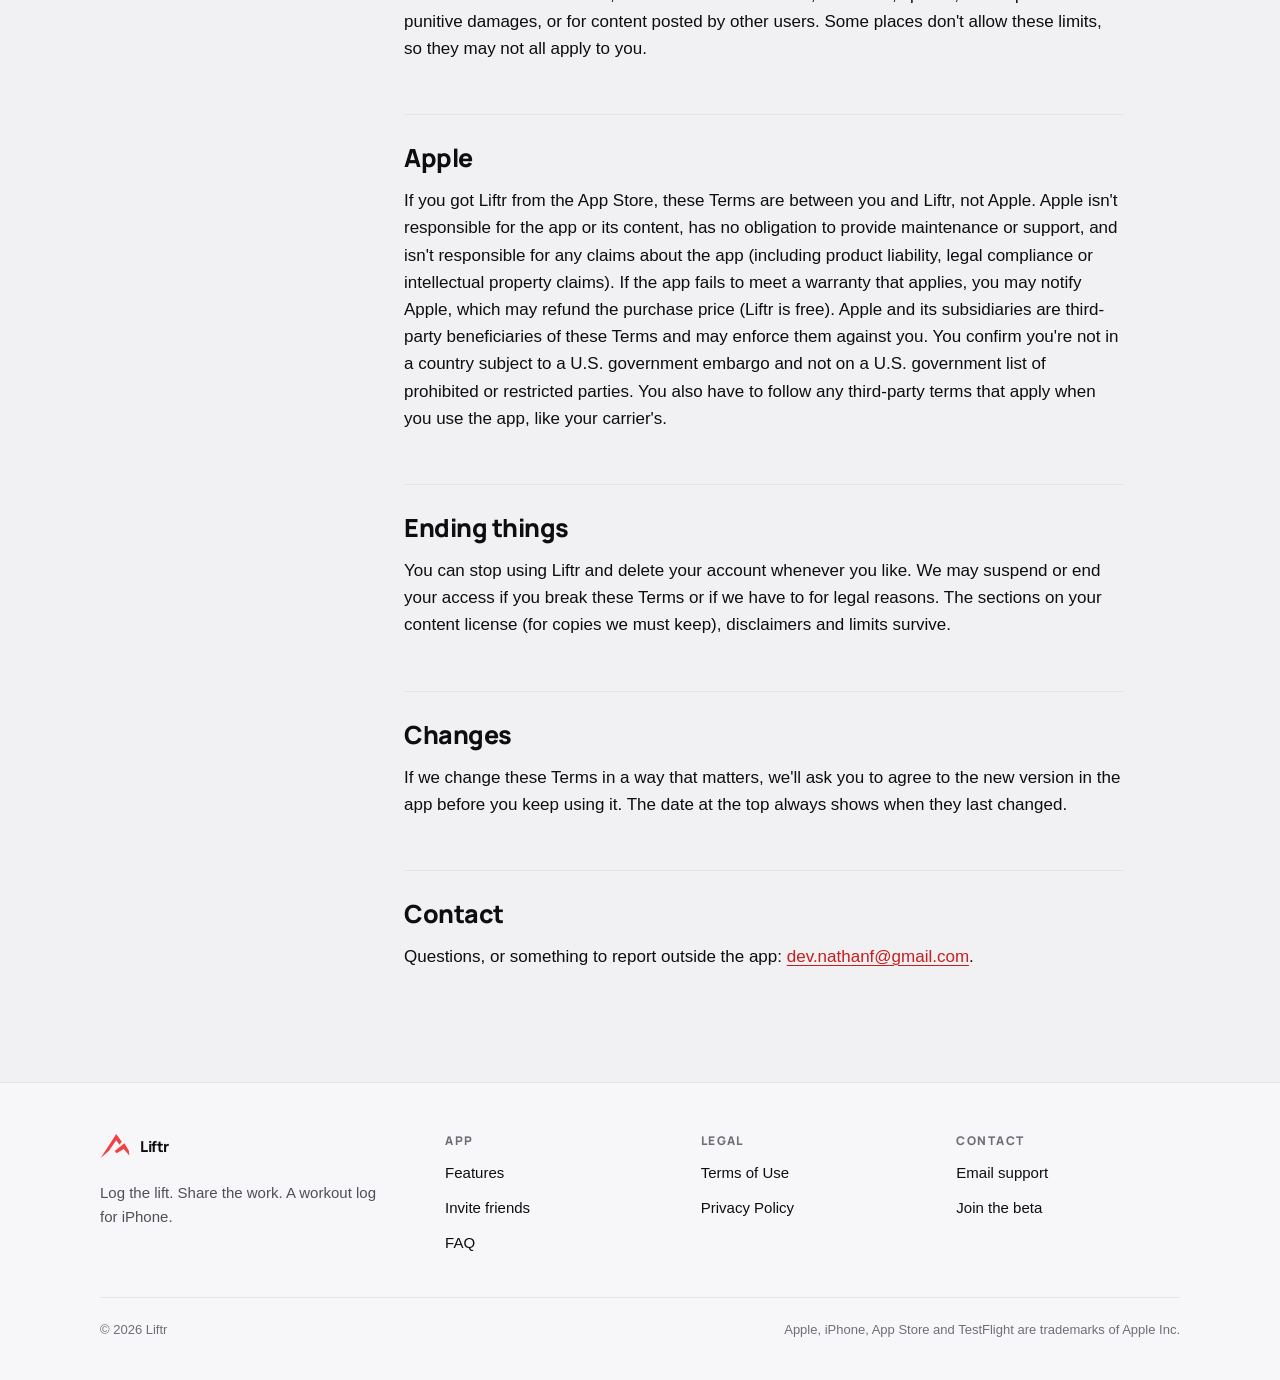
<file: terms.html>
<!DOCTYPE html>
<html lang="en">
<head>
<meta charset="utf-8">
<meta name="viewport" content="width=device-width, initial-scale=1, viewport-fit=cover">
<title>Liftr Terms of Use</title>
<meta name="description" content="The rules for using Liftr, including what content isn't allowed and how reports, blocks and bans work.">
<meta name="theme-color" content="#0E0E10" media="(prefers-color-scheme: dark)">
<meta name="theme-color" content="#F1F1F3" media="(prefers-color-scheme: light)">
<link rel="canonical" href="https://natndez.github.io/liftr-legal/terms.html">
<link rel="icon" type="image/png" href="icon.png">
<link rel="apple-touch-icon" href="icon.png">
<meta property="og:type" content="article">
<meta property="og:site_name" content="Liftr">
<meta property="og:title" content="Liftr Terms of Use">
<meta property="og:description" content="The rules for using Liftr, including what content isn't allowed and how reports, blocks and bans work.">
<meta property="og:url" content="https://natndez.github.io/liftr-legal/terms.html">
<meta property="og:image" content="https://natndez.github.io/liftr-legal/icon.png">
<meta name="twitter:card" content="summary">
<link rel="preconnect" href="https://fonts.googleapis.com">
<link rel="preconnect" href="https://fonts.gstatic.com" crossorigin>
<link rel="stylesheet" href="https://fonts.googleapis.com/css2?family=Manrope:wght@600;700;800&display=swap">
<link rel="stylesheet" href="styles.css">
</head>
<body>
<a class="skip-link" href="#main">Skip to content</a>

<header class="site-header">
  <div class="wrap">
    <a class="brand" href="./" aria-label="Liftr home">
      <svg viewBox="94.5 59.5 400 400" fill="currentColor" aria-hidden="true"><path d="M311 98 L104 421 L212 327 L311 182 L354 243 L385 204 Z"/><path d="M290 326 L316 356 L411 298 L485 385 L480 322 L420 224 Z"/></svg>
      Liftr
    </a>
    <nav class="site-nav" aria-label="Main">
      <a href="./#features">Features</a>
      <a href="./#invite">Invite</a>
      <a href="./#faq">FAQ</a>
      <a href="privacy.html">Privacy</a>
      <a aria-current="page" href="terms.html">Terms</a>
    </nav>
    <a class="btn btn-primary btn-sm" href="https://testflight.apple.com/join/AMtnvyBE">Join the beta</a>
  </div>
</header>

<main id="main">
  <header class="doc-hero">
    <div class="wrap">
      <p class="eyebrow">Legal</p>
      <h1>Terms of Use</h1>
      <p class="meta">Effective September 23, 2026</p>
      <nav class="doc-switch" aria-label="Legal documents">
        <a aria-current="page" href="terms.html">Terms of Use</a>
        <a href="privacy.html">Privacy Policy</a>
      </nav>
    </div>
  </header>

  <div class="wrap doc-layout">
    <aside class="toc" aria-label="On this page">
      <h2>On this page</h2>
      <ol></ol>
    </aside>

    <div>
      <details class="toc-mobile">
        <summary>On this page</summary>
        <ol></ol>
      </details>

      <article class="prose">
    <p>Liftr is an app for logging your lifts and sharing them with people you choose. These Terms are the deal between you and Liftr for using it. By creating an account or using the app, you agree to them and to our <a href="privacy.html">Privacy Policy</a>.</p>

    <div class="callout">
      <strong>The short version:</strong> you must be 13 or older. Your lifts are yours. We have zero tolerance for objectionable content or abusive users. Report anything that crosses the line. We remove it and ban the people behind it.
    </div>

    <h2 id="who-can-use">Who can use Liftr</h2>
    <p>You must be at least 13 years old. If you're under the age of majority where you live, you need a parent or guardian's permission, and they agree to these Terms for you. Liftr isn't for anyone we've previously banned.</p>

    <h2 id="your-account">Your account</h2>
    <ul>
      <li>Give accurate information and keep your password to yourself. You're responsible for what happens on your account.</li>
      <li>One person per account. Don't impersonate anyone or pick a name or username meant to mislead.</li>
      <li>You can delete your account at any time in the app: Settings, then Account Options, then Delete account.</li>
    </ul>

    <h2 id="your-content">Your content</h2>
    <p>Your lifts, notes, photos, comments and profile are yours. To run Liftr we need permission to store them and show them to the people you've chosen. So you give Liftr a worldwide, non-exclusive, royalty-free license to host, copy, display and adapt your content (for example, resizing photos) only as needed to operate and improve the app. The license ends when you delete the content or your account, except for copies we're required to keep by law.</p>
    <p>Only post content you have the right to post. That includes photos: if someone else is in it or took it, make sure they're fine with it.</p>

    <h2 id="zero-tolerance">Zero tolerance</h2>
    <p>There's no place on Liftr for objectionable content or abusive users. You may not post or send anything, including in lift names, notes, photos, comments, usernames, display names, bios or avatars, that:</p>
    <ul>
      <li>harasses, bullies, threatens, intimidates or shames anyone;</li>
      <li>attacks people based on race, ethnicity, national origin, religion, sex, gender identity, sexual orientation, disability, age or any similar trait;</li>
      <li>is sexually explicit, contains nudity, or sexualizes anyone. Anything sexualizing a minor gets reported to the authorities;</li>
      <li>shows or encourages graphic violence, self-harm or suicide;</li>
      <li>is spam, a scam, advertising, or an attempt to collect other people's information;</li>
      <li>shares someone's private information without their permission;</li>
      <li>infringes anyone's copyright, trademark or other rights;</li>
      <li>breaks the law or encourages others to.</li>
    </ul>
    <p>You also may not interfere with or attack the app, use it to send malware, scrape it, access other people's accounts, or come back after a ban under a new account.</p>

    <h2 id="reporting-and-blocking">Reporting and blocking</h2>
    <p>Every lift, photo, comment and profile has a Report option, and you can block any lifter. Blocking hides the two of you from each other and stops follows, props, comments and notifications between you. We review reports within 24 hours.</p>

    <h2 id="enforcement">What we do about it</h2>
    <p>When content or behavior breaks these Terms we may, without notice, remove the content, hide a lift, limit what an account can do, or ban the account. A ban hides the account from everyone else, stops it from interacting with anyone, and makes all its lifts private. We decide what crosses the line, and we'll err on the side of keeping Liftr a good place to train.</p>

    <h2 id="not-medical-advice">Not medical advice</h2>
    <p>Liftr is a logging tool. It records what you did; it doesn't tell you what to do. Nothing in the app is medical, health or coaching advice. Lifting carries a risk of injury. Check with a qualified professional before starting or changing a training program, and train at your own risk.</p>

    <h2 id="the-app">The app itself</h2>
    <p>Liftr and everything we built into it (the design, code, name and logo) belong to us. You may use the app for your own personal, non-commercial use under these Terms. Features change: we may add, change or remove them at any time.</p>

    <h2 id="disclaimers">Disclaimers and limits</h2>
    <p>Liftr is provided "as is" and "as available". To the fullest extent the law allows, we make no warranties, express or implied, including that the app will be uninterrupted, error-free, or that your data will never be lost (logging works offline and syncs later, but keep that in mind). To the fullest extent the law allows, Liftr isn't liable for indirect, incidental, special, consequential or punitive damages, or for content posted by other users. Some places don't allow these limits, so they may not all apply to you.</p>

    <h2 id="apple">Apple</h2>
    <p>If you got Liftr from the App Store, these Terms are between you and Liftr, not Apple. Apple isn't responsible for the app or its content, has no obligation to provide maintenance or support, and isn't responsible for any claims about the app (including product liability, legal compliance or intellectual property claims). If the app fails to meet a warranty that applies, you may notify Apple, which may refund the purchase price (Liftr is free). Apple and its subsidiaries are third-party beneficiaries of these Terms and may enforce them against you. You confirm you're not in a country subject to a U.S. government embargo and not on a U.S. government list of prohibited or restricted parties. You also have to follow any third-party terms that apply when you use the app, like your carrier's.</p>

    <h2 id="ending-things">Ending things</h2>
    <p>You can stop using Liftr and delete your account whenever you like. We may suspend or end your access if you break these Terms or if we have to for legal reasons. The sections on your content license (for copies we must keep), disclaimers and limits survive.</p>

    <h2 id="changes">Changes</h2>
    <p>If we change these Terms in a way that matters, we'll ask you to agree to the new version in the app before you keep using it. The date at the top always shows when they last changed.</p>

    <h2 id="contact">Contact</h2>
    <p>Questions, or something to report outside the app: <a href="mailto:dev.nathanf@gmail.com">dev.nathanf@gmail.com</a>.</p>
      </article>
    </div>
  </div>
</main>

<footer class="site-footer">
  <div class="wrap">
    <div class="footer-grid">
      <div>
        <a class="brand" href="./">
          <svg viewBox="94.5 59.5 400 400" fill="currentColor" aria-hidden="true"><path d="M311 98 L104 421 L212 327 L311 182 L354 243 L385 204 Z"/><path d="M290 326 L316 356 L411 298 L485 385 L480 322 L420 224 Z"/></svg>
          Liftr
        </a>
        <p>Log the lift. Share the work. A workout log for iPhone.</p>
      </div>
      <div>
        <h4>App</h4>
        <ul>
          <li><a href="./#features">Features</a></li>
          <li><a href="./#invite">Invite friends</a></li>
          <li><a href="./#faq">FAQ</a></li>
        </ul>
      </div>
      <div>
        <h4>Legal</h4>
        <ul>
          <li><a href="terms.html">Terms of Use</a></li>
          <li><a href="privacy.html">Privacy Policy</a></li>
        </ul>
      </div>
      <div>
        <h4>Contact</h4>
        <ul>
          <li><a href="mailto:dev.nathanf@gmail.com">Email support</a></li>
          <li><a href="https://testflight.apple.com/join/AMtnvyBE">Join the beta</a></li>
        </ul>
      </div>
    </div>
    <div class="fine">
      <span>© 2026 Liftr</span>
      <span>Apple, iPhone, App Store and TestFlight are trademarks of Apple Inc.</span>
    </div>
  </div>
</footer>

<button class="to-top" type="button" aria-label="Back to top">
  <svg viewBox="0 0 24 24" fill="none" stroke="currentColor" stroke-width="2.4" stroke-linecap="round" stroke-linejoin="round" aria-hidden="true"><path d="M12 19V5M6 11l6-6 6 6"/></svg>
</button>

<script src="site.js" defer></script>
</body>
</html>
</file>
<file: styles.css>
/* Liftr site. Tokens mirror src/components/theme.ts so the site and the app
   read as one product: same ground, same red, same surface steps. */

:root {
  color-scheme: dark;
  --bg: #0E0E10;
  --bg-raised: #131316;
  --surface: #1A1A1E;
  --surface-2: #232329;
  --border: rgba(255, 255, 255, 0.08);
  --border-strong: #3A3A44;
  --text: #F5F5F5;
  --muted: #A1A1AA;
  --dim: #71717A;
  --primary: #EF4444;
  --primary-btn: #EF4444;
  --on-primary: #0E0E10;
  --link: #F87171;
  --primary-soft: rgba(239, 68, 68, 0.10);
  --primary-soft-2: rgba(239, 68, 68, 0.18);
  --primary-outline: rgba(239, 68, 68, 0.30);
  --highlight: rgba(255, 255, 255, 0.07);
  --header-bg: rgba(14, 14, 16, 0.72);
  --shadow-md: 0 10px 30px rgba(0, 0, 0, 0.35);
  --shadow-lg: 0 24px 60px rgba(0, 0, 0, 0.5);
  --glow: rgba(239, 68, 68, 0.22);

  --radius-sm: 8px;
  --radius-md: 12px;
  --radius-lg: 16px;
  --radius-xl: 24px;
  --wrap: 1120px;
  --gutter: 20px;

  --font-display: "Manrope", -apple-system, BlinkMacSystemFont, "Segoe UI", Roboto, sans-serif;
  --font-body: -apple-system, BlinkMacSystemFont, "SF Pro Text", "Segoe UI", Roboto, "Helvetica Neue", sans-serif;
}

@media (prefers-color-scheme: light) {
  :root {
    color-scheme: light;
    --bg: #F1F1F3;
    --bg-raised: #F7F7F9;
    --surface: #FCFCFD;
    --surface-2: #F3F3F5;
    --border: #E4E4E9;
    --border-strong: #D6D6DD;
    --text: #0E0E10;
    --muted: #4F4F58;
    --dim: #6E6E78;
    --primary: #EF4444;
    --primary-btn: #DC2626;
    --on-primary: #FFFFFF;
    --link: #C81E1E;
    --primary-soft: rgba(239, 68, 68, 0.08);
    --primary-soft-2: rgba(239, 68, 68, 0.14);
    --primary-outline: rgba(239, 68, 68, 0.24);
    --highlight: rgba(255, 255, 255, 0.9);
    --header-bg: rgba(241, 241, 243, 0.78);
    --shadow-md: 0 6px 20px rgba(14, 14, 16, 0.07);
    --shadow-lg: 0 18px 44px rgba(14, 14, 16, 0.10);
    --glow: rgba(239, 68, 68, 0.14);
  }
}

/* ── base ─────────────────────────────────────────────────────────────── */

*, *::before, *::after { box-sizing: border-box; }

html { -webkit-text-size-adjust: 100%; scroll-behavior: smooth; }

body {
  margin: 0;
  background: var(--bg);
  color: var(--text);
  font: 17px/1.6 var(--font-body);
  -webkit-font-smoothing: antialiased;
  overflow-x: hidden;
}

img, svg { display: block; max-width: 100%; }

a { color: var(--link); text-underline-offset: 3px; text-decoration-thickness: 1px; }
a:hover { text-decoration-thickness: 2px; }

:focus-visible { outline: 2px solid var(--primary); outline-offset: 3px; border-radius: 6px; }

::selection { background: var(--primary-soft-2); }

.wrap { width: 100%; max-width: var(--wrap); margin: 0 auto; padding: 0 var(--gutter); }

.skip-link {
  position: absolute; left: 12px; top: -48px; z-index: 100;
  background: var(--primary-btn); color: var(--on-primary);
  padding: 10px 14px; border-radius: var(--radius-md); font-weight: 700; text-decoration: none;
}
.skip-link:focus { top: 12px; }

.eyebrow {
  display: inline-block;
  font: 800 12px/1 var(--font-display);
  letter-spacing: 0.14em;
  text-transform: uppercase;
  color: var(--primary);
  margin: 0 0 14px;
}

h1, h2, h3 { font-family: var(--font-display); letter-spacing: -0.02em; margin: 0; }

.section { padding: 96px 0; }
.section-head { max-width: 640px; margin-bottom: 44px; }
.section-head h2 { font-size: clamp(30px, 4.6vw, 46px); line-height: 1.08; font-weight: 800; }
.section-head p { color: var(--muted); font-size: 18px; margin: 16px 0 0; }
.section-head .eyebrow { color: var(--primary); font-size: 12px; margin: 0 0 14px; }

/* ── buttons ──────────────────────────────────────────────────────────── */

.btn {
  --h: 50px;
  display: inline-flex; align-items: center; justify-content: center; gap: 10px;
  height: var(--h); padding: 0 22px;
  border-radius: 999px; border: 0;
  font: 700 16px/1 var(--font-display); letter-spacing: -0.01em;
  text-decoration: none; cursor: pointer; white-space: nowrap;
  transition: transform 0.15s ease, box-shadow 0.2s ease, background-color 0.2s ease;
}
.btn:hover { text-decoration: none; transform: translateY(-1px); }
.btn:active { transform: translateY(0); }
.btn svg { width: 18px; height: 18px; flex: none; }

/* The app's "liquid glass" red: a convex-lens gradient over flat red, plus
   the specular hairline on top. Same stops as primaryGloss in theme.ts. */
.btn-primary {
  color: var(--on-primary);
  background-color: var(--primary-btn);
  background-image: linear-gradient(180deg,
    rgba(255,255,255,0.170) 0%, rgba(255,255,255,0.105) 12%, rgba(255,255,255,0.052) 22%,
    rgba(255,255,255,0.018) 30%, rgba(255,255,255,0) 38%, rgba(0,0,0,0.014) 50%,
    rgba(0,0,0,0.034) 64%, rgba(0,0,0,0.030) 76%, rgba(0,0,0,0.010) 86%,
    rgba(255,255,255,0.030) 94%, rgba(255,255,255,0.085) 100%);
  box-shadow: inset 0 1px 0 rgba(255,255,255,0.42), 0 10px 28px var(--glow);
}
.btn-primary:hover { box-shadow: inset 0 1px 0 rgba(255,255,255,0.42), 0 14px 36px var(--glow); }

.btn-ghost {
  color: var(--text);
  background: var(--surface);
  box-shadow: inset 0 0 0 1px var(--border), inset 0 1px 0 var(--highlight);
}
.btn-ghost:hover { background: var(--surface-2); }

.btn-sm { --h: 38px; padding: 0 16px; font-size: 14px; }

/* ── header ───────────────────────────────────────────────────────────── */

.site-header {
  position: sticky; top: 0; z-index: 50;
  background: var(--header-bg);
  -webkit-backdrop-filter: saturate(160%) blur(16px);
  backdrop-filter: saturate(160%) blur(16px);
  border-bottom: 1px solid var(--border);
}
.site-header .wrap { display: flex; align-items: center; gap: 28px; height: 64px; }

.brand {
  display: inline-flex; align-items: center; gap: 10px;
  color: var(--text); text-decoration: none;
  font: 800 22px/1 var(--font-display); letter-spacing: -0.03em;
}
.brand:hover { text-decoration: none; }
.brand svg { width: 30px; height: 30px; color: var(--primary); }

.site-nav { display: flex; gap: 4px; margin-left: auto; }
.site-nav a {
  color: var(--muted); text-decoration: none;
  font: 600 15px/1 var(--font-display);
  padding: 10px 12px; border-radius: 999px;
}
.site-nav a:hover { color: var(--text); background: var(--surface); }
.site-nav a[aria-current="page"] { color: var(--text); }

@media (max-width: 760px) {
  .site-nav { display: none; }
  .site-header .btn { margin-left: auto; }
}

/* ── hero ─────────────────────────────────────────────────────────────── */

.hero { position: relative; padding: 72px 0 56px; overflow: hidden; }
.hero::before {
  content: ""; position: absolute; inset: -20% -10% auto auto; width: 900px; height: 900px;
  background: radial-gradient(closest-side, var(--glow), transparent 70%);
  pointer-events: none;
}
.hero .wrap {
  position: relative;
  display: grid; grid-template-columns: minmax(0, 1.1fr) minmax(0, 0.9fr);
  gap: 56px; align-items: center;
}

.pill {
  display: inline-flex; align-items: center; gap: 8px;
  padding: 7px 14px 7px 10px; border-radius: 999px;
  background: var(--primary-soft); border: 1px solid var(--primary-outline);
  color: var(--text); font: 700 13px/1 var(--font-display); text-decoration: none;
}
.pill:hover { text-decoration: none; background: var(--primary-soft-2); }
.pill .dot {
  width: 8px; height: 8px; border-radius: 50%; background: var(--primary);
  box-shadow: 0 0 0 0 rgba(239,68,68,0.6); animation: pulse 2.2s ease-out infinite;
}
@keyframes pulse {
  0% { box-shadow: 0 0 0 0 rgba(239,68,68,0.55); }
  70% { box-shadow: 0 0 0 9px rgba(239,68,68,0); }
  100% { box-shadow: 0 0 0 0 rgba(239,68,68,0); }
}

.hero h1 {
  font-size: clamp(42px, 6vw, 70px);
  line-height: 0.98; font-weight: 800; letter-spacing: -0.045em;
  margin: 22px 0 22px;
}
.hero h1 em { font-style: normal; color: var(--primary); }
.hero .lead { font-size: 19px; color: var(--muted); max-width: 520px; margin: 0 0 32px; }
.hero-actions { display: flex; flex-wrap: wrap; gap: 12px; }
.hero-meta {
  display: flex; flex-wrap: wrap; gap: 8px 18px; margin: 26px 0 0; padding: 0; list-style: none;
  color: var(--dim); font: 600 14px/1.4 var(--font-display);
}
.hero-meta li { display: inline-flex; align-items: center; gap: 7px; }
.hero-meta svg { width: 16px; height: 16px; color: var(--primary); }

/* ── phone mock (decorative, always the app's dark palette) ───────────── */

.phone {
  --p-bg: #0E0E10; --p-surface: #1A1A1E; --p-surface-2: #232329;
  --p-text: #F5F5F5; --p-muted: #A1A1AA; --p-dim: #71717A;
  position: relative; justify-self: center;
  width: min(100%, 340px); aspect-ratio: 340 / 690;
  padding: 12px; border-radius: 52px;
  background: linear-gradient(160deg, #2A2A31, #111114 40%, #1C1C21);
  box-shadow: 0 0 0 1px rgba(255,255,255,0.08), inset 0 0 0 2px #050506, var(--shadow-lg),
              0 40px 120px rgba(239,68,68,0.18);
  color: var(--p-text); font-family: var(--font-body);
  transform: rotate(2.5deg);
}
.phone-screen {
  position: relative; height: 100%; border-radius: 41px; overflow: hidden;
  background: var(--p-bg); padding: 54px 14px 14px;
  display: flex; flex-direction: column; gap: 10px;
}
.phone-island {
  position: absolute; top: 12px; left: 50%; transform: translateX(-50%);
  width: 96px; height: 28px; border-radius: 20px; background: #000;
}
.phone-bar {
  display: flex; align-items: center; justify-content: space-between;
  font: 800 20px/1 var(--font-display); letter-spacing: -0.03em; padding: 0 4px 2px;
}
.phone-bar span { font: 600 11px/1 var(--font-display); color: var(--p-muted); letter-spacing: 0; }

.card-m {
  background: var(--p-surface); border-radius: 18px; padding: 12px;
  box-shadow: inset 0 1px 0 rgba(255,255,255,0.07), 0 0 0 1px rgba(255,255,255,0.04);
}
.card-m .who { display: flex; align-items: center; gap: 9px; }
.avatar {
  width: 32px; height: 32px; border-radius: 50%; flex: none;
  display: grid; place-items: center; font: 800 12px/1 var(--font-display);
  background: linear-gradient(135deg, #3B3B45, #26262D); color: #F5F5F5;
}
.avatar.b { background: linear-gradient(135deg, #818CF8, #5B5FD6); }
.avatar.c { background: linear-gradient(135deg, #4ADE80, #16A34A); color: #0E0E10; }
.card-m .name { font: 700 13px/1.2 var(--font-display); }
.card-m .sub { font-size: 11px; color: var(--p-muted); line-height: 1.3; }
.split-tag {
  margin-left: auto; font: 700 10px/1 var(--font-display); color: #EF4444;
  background: rgba(239,68,68,0.12); padding: 5px 8px; border-radius: 999px;
}
.pr-banner {
  display: flex; align-items: center; gap: 6px; margin: 10px 0 8px;
  font: 800 10px/1 var(--font-display); letter-spacing: 0.08em; color: #E6B85B;
}
.pr-banner svg { width: 13px; height: 13px; }

.top-set {
  position: relative; overflow: hidden;
  background: rgba(239,68,68,0.10); border: 1px solid rgba(239,68,68,0.30);
  border-radius: 16px; padding: 12px 12px 10px;
  box-shadow: 0 8px 24px rgba(239,68,68,0.18);
}
.top-set::before {
  content: ""; position: absolute; left: -20%; right: -20%; top: -70px; height: 120px;
  background: radial-gradient(closest-side, rgba(239,68,68,0.28), transparent);
}
.top-set .badge {
  position: relative; display: inline-block;
  font: 800 9px/1 var(--font-display); letter-spacing: 0.1em; color: #FCA5A5;
  padding: 5px 8px; border-radius: 999px;
  background: rgba(239,68,68,0.20); border: 1px solid rgba(239,68,68,0.30);
}
.top-set .big {
  position: relative; margin: 8px 0 4px;
  font: 900 34px/1 var(--font-display); letter-spacing: -0.04em;
}
.top-set .big small { font-size: 15px; color: var(--p-muted); font-weight: 700; letter-spacing: 0; }
.top-set .ex { position: relative; display: flex; align-items: center; gap: 6px; font-size: 12px; color: var(--p-muted); }
.top-set .ex i { width: 7px; height: 7px; border-radius: 50%; background: #F87171; }
.top-set .flame { position: absolute; right: -6px; top: -4px; width: 70px; height: 70px; color: #EF4444; opacity: 0.08; }

.stats-m {
  display: grid; grid-template-columns: repeat(4, 1fr); margin-top: 10px;
  background: var(--p-surface-2); border-radius: 12px; overflow: hidden;
}
.stats-m div { padding: 8px 4px; text-align: center; }
.stats-m div + div { box-shadow: -1px 0 0 rgba(255,255,255,0.06); }
.stats-m b { display: block; font: 800 13px/1.1 var(--font-display); letter-spacing: -0.02em; }
.stats-m span { font: 700 7.5px/1.4 var(--font-display); letter-spacing: 0.08em; color: var(--p-dim); text-transform: uppercase; }

.bands { display: flex; height: 5px; gap: 3px; margin-top: 10px; }
.bands i { display: block; border-radius: 3px; }

.social-row { display: flex; gap: 14px; margin-top: 10px; font: 700 11px/1 var(--font-display); color: var(--p-muted); }
.social-row span { display: inline-flex; align-items: center; gap: 5px; }
.social-row svg { width: 14px; height: 14px; }
.social-row .on { color: #EF4444; }

.comment-m {
  display: flex; gap: 8px; margin-top: 10px; padding: 9px 10px;
  background: var(--p-surface-2); border-radius: 12px; font-size: 11px; line-height: 1.35;
}
.comment-m b { font-family: var(--font-display); }
.comment-m .avatar { width: 22px; height: 22px; font-size: 9px; }

.card-m.small .row { display: flex; align-items: center; gap: 9px; }
.card-m.small .meta-r { margin-left: auto; font: 800 13px/1 var(--font-display); }
.card-m.small .meta-r small { display: block; font: 600 9px/1.4 var(--font-display); color: var(--p-dim); text-align: right; }

.tabbar-m {
  margin: auto -14px -14px; padding: 9px 10px 16px;
  display: grid; grid-template-columns: repeat(5, 1fr);
  background: rgba(20,20,23,0.96); box-shadow: 0 -1px 0 rgba(255,255,255,0.06);
}
.tabbar-m span { display: grid; justify-items: center; gap: 3px; font: 700 8px/1 var(--font-display); color: var(--p-dim); }
.tabbar-m svg { width: 18px; height: 18px; }
.tabbar-m .on { color: #EF4444; }

/* ── stat strip ───────────────────────────────────────────────────────── */

.strip { padding: 8px 0 24px; }
.strip ul {
  list-style: none; margin: 0; padding: 0;
  display: grid; grid-template-columns: repeat(4, 1fr);
  background: var(--surface); border-radius: var(--radius-xl);
  box-shadow: inset 0 0 0 1px var(--border), inset 0 1px 0 var(--highlight), var(--shadow-md);
  overflow: hidden;
}
.strip li { padding: 26px 22px; }
.strip li + li { box-shadow: -1px 0 0 var(--border); }
.strip b { display: block; font: 800 34px/1 var(--font-display); letter-spacing: -0.04em; }
.strip b em { font-style: normal; color: var(--primary); }
.strip span { display: block; margin-top: 8px; color: var(--muted); font-size: 15px; line-height: 1.4; }

/* ── features ─────────────────────────────────────────────────────────── */

.features { display: grid; grid-template-columns: repeat(2, minmax(0, 1fr)); gap: 16px; }
.feature {
  position: relative; overflow: hidden;
  background: var(--surface); border-radius: var(--radius-xl); padding: 30px;
  box-shadow: inset 0 0 0 1px var(--border), inset 0 1px 0 var(--highlight), var(--shadow-md);
}
.feature::after {
  content: ""; position: absolute; top: 0; left: 30px; right: 30px; height: 3px;
  border-radius: 0 0 3px 3px; background: var(--accent, var(--primary)); opacity: 0.9;
}
.feature .icon {
  width: 46px; height: 46px; border-radius: 14px; display: grid; place-items: center;
  background: color-mix(in srgb, var(--accent, var(--primary)) 14%, transparent);
  color: var(--accent, var(--primary)); margin-bottom: 18px;
}
.feature .icon svg { width: 24px; height: 24px; }
.feature h3 { font-size: 23px; font-weight: 800; }
.feature > p { color: var(--muted); margin: 6px 0 16px; }
.feature ul { list-style: none; margin: 0; padding: 0; display: grid; gap: 10px; }
.feature li { position: relative; padding-left: 26px; line-height: 1.45; }
.feature li::before {
  content: ""; position: absolute; left: 2px; top: 5px; width: 14px; height: 14px; border-radius: 50%;
  background: color-mix(in srgb, var(--accent, var(--primary)) 18%, transparent);
  box-shadow: inset 0 0 0 4px color-mix(in srgb, var(--accent, var(--primary)) 60%, transparent);
}

/* ── invite ───────────────────────────────────────────────────────────── */

.invite {
  position: relative; overflow: hidden;
  display: grid; grid-template-columns: minmax(0, 1.05fr) minmax(0, 0.95fr); gap: 48px;
  padding: 48px; border-radius: 32px;
  background:
    radial-gradient(600px 300px at 0% 0%, var(--primary-soft-2), transparent 70%),
    var(--surface);
  box-shadow: inset 0 0 0 1px var(--primary-outline), inset 0 1px 0 var(--highlight), var(--shadow-lg);
}
.invite h2 { font-size: clamp(32px, 4.6vw, 48px); line-height: 1.05; font-weight: 800; }
.invite .intro { color: var(--muted); font-size: 18px; margin: 16px 0 28px; max-width: 480px; }

.field-label { display: block; font: 700 13px/1 var(--font-display); color: var(--muted); margin: 0 0 10px; }

.copy-field {
  display: flex; align-items: center; gap: 8px; padding: 6px 6px 6px 16px;
  background: var(--bg); border-radius: 999px;
  box-shadow: inset 0 0 0 1px var(--border-strong);
}
.copy-field input {
  flex: 1; min-width: 0; border: 0; background: transparent; color: var(--text);
  font: 600 15px/1 var(--font-display); padding: 12px 0; outline: none;
  text-overflow: ellipsis;
}
.copy-actions { display: flex; flex-wrap: wrap; gap: 10px; margin-top: 12px; }
.btn[data-copied="true"] .label-default, .btn:not([data-copied="true"]) .label-done { display: none; }

.bubble-wrap { margin-top: 30px; }
.bubble {
  position: relative; max-width: 360px; padding: 12px 16px; margin: 0 0 12px;
  border-radius: 20px 20px 20px 6px;
  background: #2F80ED; color: #fff; font-size: 15px; line-height: 1.45; white-space: pre-line;
  overflow-wrap: anywhere;
}
.bubble a { color: #fff; }

.steps { list-style: none; margin: 0; padding: 0; display: grid; gap: 14px; align-content: start; counter-reset: step; }
.steps li {
  counter-increment: step; position: relative;
  padding: 18px 18px 18px 66px; border-radius: var(--radius-lg);
  background: var(--bg-raised); box-shadow: inset 0 0 0 1px var(--border);
}
.steps li::before {
  content: counter(step); position: absolute; left: 18px; top: 18px;
  width: 32px; height: 32px; border-radius: 50%; display: grid; place-items: center;
  font: 800 15px/1 var(--font-display); color: var(--on-primary); background: var(--primary-btn);
}
.steps b { display: block; font: 700 17px/1.3 var(--font-display); }
.steps span { color: var(--muted); font-size: 15px; }
.steps-title { font: 800 18px/1 var(--font-display); margin: 0 0 16px; letter-spacing: -0.02em; }

.toast {
  position: fixed; left: 50%; bottom: 28px; z-index: 80;
  transform: translate(-50%, 20px); opacity: 0; pointer-events: none;
  background: var(--text); color: var(--bg); padding: 12px 18px; border-radius: 999px;
  font: 700 14px/1 var(--font-display); box-shadow: var(--shadow-lg);
  transition: opacity 0.2s ease, transform 0.2s ease;
}
.toast.show { opacity: 1; transform: translate(-50%, 0); }

/* ── privacy band ─────────────────────────────────────────────────────── */

.promise { display: grid; grid-template-columns: repeat(3, minmax(0, 1fr)); gap: 16px; }
.promise div {
  padding: 26px; border-radius: var(--radius-xl); background: var(--surface);
  box-shadow: inset 0 0 0 1px var(--border), inset 0 1px 0 var(--highlight);
}
.promise svg { width: 26px; height: 26px; color: var(--primary); margin-bottom: 14px; }
.promise b { display: block; font: 800 19px/1.3 var(--font-display); letter-spacing: -0.02em; }
.promise p { margin: 6px 0 0; color: var(--muted); font-size: 16px; }
.more-link { display: inline-flex; align-items: center; gap: 6px; margin-top: 26px; font: 700 16px/1 var(--font-display); }
.more-link svg { width: 16px; height: 16px; }

/* ── faq ──────────────────────────────────────────────────────────────── */

.faq { display: grid; grid-template-columns: minmax(0, 0.8fr) minmax(0, 1.2fr); gap: 48px; }
.faq-list { display: grid; gap: 10px; }
.faq details {
  background: var(--surface); border-radius: var(--radius-lg);
  box-shadow: inset 0 0 0 1px var(--border);
}
.faq summary {
  list-style: none; cursor: pointer; padding: 20px 56px 20px 22px; position: relative;
  font: 700 17px/1.35 var(--font-display); letter-spacing: -0.01em;
}
.faq summary::-webkit-details-marker { display: none; }
.faq summary::after {
  content: ""; position: absolute; right: 22px; top: 50%; width: 10px; height: 10px; margin-top: -7px;
  border-right: 2px solid var(--muted); border-bottom: 2px solid var(--muted);
  transform: rotate(45deg); transition: transform 0.2s ease;
}
.faq details[open] summary::after { transform: rotate(225deg); margin-top: -2px; }
.faq details > div { padding: 0 22px 20px; color: var(--muted); }
.faq details > div p { margin: 0; }

/* ── cta band ─────────────────────────────────────────────────────────── */

.cta-band { text-align: center; padding: 40px 0 104px; }
.cta-band .mark { width: 76px; height: 76px; margin: 0 auto 22px; border-radius: 18px; box-shadow: var(--shadow-lg), 0 20px 60px rgba(239,68,68,0.25); }
.cta-band h2 { font-size: clamp(32px, 5vw, 52px); font-weight: 800; line-height: 1.05; }
.cta-band p { color: var(--muted); font-size: 18px; margin: 14px auto 28px; max-width: 460px; }
.cta-band .hero-actions { justify-content: center; }

/* ── footer ───────────────────────────────────────────────────────────── */

.site-footer { border-top: 1px solid var(--border); padding: 48px 0 40px; background: var(--bg-raised); }
.footer-grid { display: grid; grid-template-columns: 1.4fr repeat(3, 1fr); gap: 32px; }
.footer-grid p { color: var(--muted); font-size: 15px; margin: 12px 0 0; max-width: 280px; }
.footer-grid h4 { margin: 4px 0 12px; font: 800 12px/1 var(--font-display); letter-spacing: 0.12em; text-transform: uppercase; color: var(--dim); }
.footer-grid ul { list-style: none; margin: 0; padding: 0; display: grid; gap: 8px; }
.footer-grid a { color: var(--text); text-decoration: none; font-size: 15px; }
.footer-grid a:hover { color: var(--primary); }
.fine {
  display: flex; flex-wrap: wrap; justify-content: space-between; gap: 8px 24px;
  margin-top: 40px; padding-top: 22px; border-top: 1px solid var(--border);
  color: var(--dim); font-size: 13px;
}

/* ── legal documents ──────────────────────────────────────────────────── */

.doc-hero { position: relative; padding: 64px 0 40px; overflow: hidden; border-bottom: 1px solid var(--border); }
.doc-hero::before {
  content: ""; position: absolute; left: 50%; top: -420px; width: 1000px; height: 700px; transform: translateX(-50%);
  background: radial-gradient(closest-side, var(--glow), transparent 70%); pointer-events: none;
}
.doc-hero .wrap { position: relative; }
.doc-hero h1 { font-size: clamp(38px, 6vw, 60px); font-weight: 800; line-height: 1.02; letter-spacing: -0.04em; }
.doc-hero .meta { color: var(--muted); margin: 14px 0 0; font: 600 15px/1.4 var(--font-display); }

.doc-switch {
  display: inline-flex; gap: 4px; padding: 4px; margin-top: 28px; border-radius: 999px;
  background: var(--surface); box-shadow: inset 0 0 0 1px var(--border);
}
.doc-switch a {
  padding: 9px 16px; border-radius: 999px; text-decoration: none;
  font: 700 14px/1 var(--font-display); color: var(--muted);
}
.doc-switch a:hover { color: var(--text); }
.doc-switch a[aria-current="page"] { background: var(--primary-btn); color: var(--on-primary); box-shadow: inset 0 1px 0 rgba(255,255,255,0.35); }

.doc-layout { display: grid; grid-template-columns: 240px minmax(0, 1fr); gap: 64px; padding-top: 48px; padding-bottom: 96px; }

.toc { position: sticky; top: 88px; align-self: start; max-height: calc(100vh - 110px); overflow: auto; }
.toc h2 { font: 800 12px/1 var(--font-display); letter-spacing: 0.12em; text-transform: uppercase; color: var(--dim); margin: 6px 0 14px; }
.toc ol { list-style: none; margin: 0; padding: 0; border-left: 1px solid var(--border); }
.toc a {
  display: block; padding: 7px 0 7px 16px; margin-left: -1px; border-left: 2px solid transparent;
  color: var(--muted); text-decoration: none; font-size: 14.5px; line-height: 1.35;
}
.toc a:hover { color: var(--text); }
.toc a.active { color: var(--text); border-left-color: var(--primary); font-weight: 600; }
.toc-mobile { display: none; }

.prose { max-width: 720px; }
.prose > p:first-child { font-size: 19px; line-height: 1.6; }
.prose h2 {
  scroll-margin-top: 88px;
  font-size: 25px; font-weight: 800; line-height: 1.2;
  margin: 52px 0 14px; padding-top: 28px; border-top: 1px solid var(--border);
  position: relative;
}
.prose h3 { font-size: 18px; font-weight: 700; margin: 28px 0 8px; letter-spacing: -0.01em; }
.prose p { margin: 0 0 16px; }
.prose ul { padding-left: 0; list-style: none; margin: 0 0 16px; }
.prose li { position: relative; padding-left: 22px; margin: 8px 0; }
.prose li::before { content: ""; position: absolute; left: 4px; top: 0.72em; width: 6px; height: 6px; border-radius: 50%; background: var(--primary); }
.prose strong { font-weight: 700; }
.prose .anchor {
  position: absolute; left: -26px; top: 28px; padding-right: 8px;
  color: var(--dim); text-decoration: none; opacity: 0; font-weight: 600;
}
.prose h2:hover .anchor, .prose .anchor:focus { opacity: 1; }

.callout {
  position: relative; overflow: hidden; margin: 28px 0;
  padding: 20px 22px; border-radius: var(--radius-lg);
  background: var(--primary-soft); box-shadow: inset 0 0 0 1px var(--primary-outline);
}
.callout::before {
  content: ""; position: absolute; left: -10%; right: -10%; top: -90px; height: 140px;
  background: radial-gradient(closest-side, var(--primary-soft-2), transparent); pointer-events: none;
}
.callout > * { position: relative; }
.callout strong { color: var(--link); }

.table-wrap { overflow-x: auto; margin: 16px 0 20px; border-radius: var(--radius-lg); border: 1px solid var(--border); background: var(--surface); }
.table-wrap table { border-collapse: collapse; width: 100%; font-size: 15.5px; line-height: 1.5; }
.table-wrap th, .table-wrap td { text-align: left; vertical-align: top; padding: 13px 16px; }
.table-wrap th { font: 800 12px/1.2 var(--font-display); letter-spacing: 0.1em; text-transform: uppercase; color: var(--dim); background: var(--surface-2); }
.table-wrap tr + tr td { border-top: 1px solid var(--border); }
.table-wrap td:first-child { font-weight: 600; width: 46%; }

.to-top {
  position: fixed; right: 20px; bottom: 20px; z-index: 40;
  width: 44px; height: 44px; border-radius: 50%; border: 0; cursor: pointer;
  display: grid; place-items: center; color: var(--text);
  background: var(--surface); box-shadow: inset 0 0 0 1px var(--border), var(--shadow-md);
  opacity: 0; transform: translateY(10px); pointer-events: none; transition: opacity 0.2s ease, transform 0.2s ease;
}
.to-top.show { opacity: 1; transform: none; pointer-events: auto; }
.to-top svg { width: 18px; height: 18px; }

/* ── responsive ───────────────────────────────────────────────────────── */

@media (max-width: 960px) {
  .hero .wrap { grid-template-columns: 1fr; gap: 48px; }
  .phone { transform: none; width: min(100%, 320px); }
  .invite { grid-template-columns: 1fr; padding: 32px 24px; gap: 36px; }
  .faq { grid-template-columns: 1fr; gap: 24px; }
  .footer-grid { grid-template-columns: 1fr 1fr; }
  .footer-grid > :first-child { grid-column: 1 / -1; }
  .doc-layout { grid-template-columns: 1fr; gap: 0; padding-top: 24px; }
  .toc { display: none; }
  .toc-mobile {
    display: block; margin: 0 0 32px; border-radius: var(--radius-lg);
    background: var(--surface); box-shadow: inset 0 0 0 1px var(--border);
  }
  .toc-mobile summary { cursor: pointer; padding: 16px 18px; font: 700 15px/1 var(--font-display); list-style: none; display: flex; justify-content: space-between; }
  .toc-mobile summary::-webkit-details-marker { display: none; }
  .toc-mobile summary::after { content: "+"; color: var(--muted); font-size: 20px; line-height: 0.7; }
  .toc-mobile[open] summary::after { content: "–"; }
  .toc-mobile ol { list-style: none; margin: 0; padding: 0 18px 14px; columns: 2; column-gap: 20px; }
  .toc-mobile a { display: block; padding: 6px 0; color: var(--muted); text-decoration: none; font-size: 15px; break-inside: avoid; }
}

@media (max-width: 720px) {
  :root { --gutter: 16px; }
  body { font-size: 16.5px; }
  .section { padding: 64px 0; }
  .hero { padding: 44px 0 32px; }
  .hero .lead { font-size: 17.5px; }
  .strip ul { grid-template-columns: 1fr 1fr; }
  .strip li { padding: 20px 18px; }
  .strip li:nth-child(3) { box-shadow: 0 -1px 0 var(--border); }
  .strip li:nth-child(4) { box-shadow: -1px 0 0 var(--border), 0 -1px 0 var(--border); }
  .strip b { font-size: 28px; }
  .features, .promise { grid-template-columns: 1fr; }
  .feature { padding: 24px; }
  .invite { border-radius: 24px; padding: 28px 16px; }
  .copy-field { flex-direction: column; align-items: stretch; gap: 4px; border-radius: var(--radius-lg); padding: 4px; }
  .copy-field input { font-size: 13px; padding: 12px 6px; text-align: center; }
  .bubble a { font-size: 13.5px; }
  .copy-actions .btn { flex: 1 1 auto; }
  .toc-mobile ol { columns: 1; }
  .prose h2 { font-size: 22px; margin-top: 40px; }
  .prose .anchor { display: none; }
  .table-wrap td:first-child { width: auto; }
  .fine { flex-direction: column; }
}

@media (max-width: 380px) {
  .hero-actions .btn { width: 100%; }
  .footer-grid { grid-template-columns: 1fr; }
}

@media (prefers-reduced-motion: reduce) {
  html { scroll-behavior: auto; }
  *, *::before, *::after { animation: none !important; transition: none !important; }
}

@media print {
  :root { --bg: #fff; --surface: #fff; --text: #000; --muted: #333; --border: #ccc; }
  .site-header, .site-footer, .toc, .toc-mobile, .to-top, .doc-switch, .skip-link { display: none !important; }
  .doc-hero { padding: 0 0 12px; }
  .doc-hero::before, .callout::before { display: none; }
  .doc-layout { display: block; padding: 0; }
  .prose { max-width: none; }
  .prose a { color: #000; }
  .callout { box-shadow: none; border: 1px solid #999; background: none; }
}
</file>
